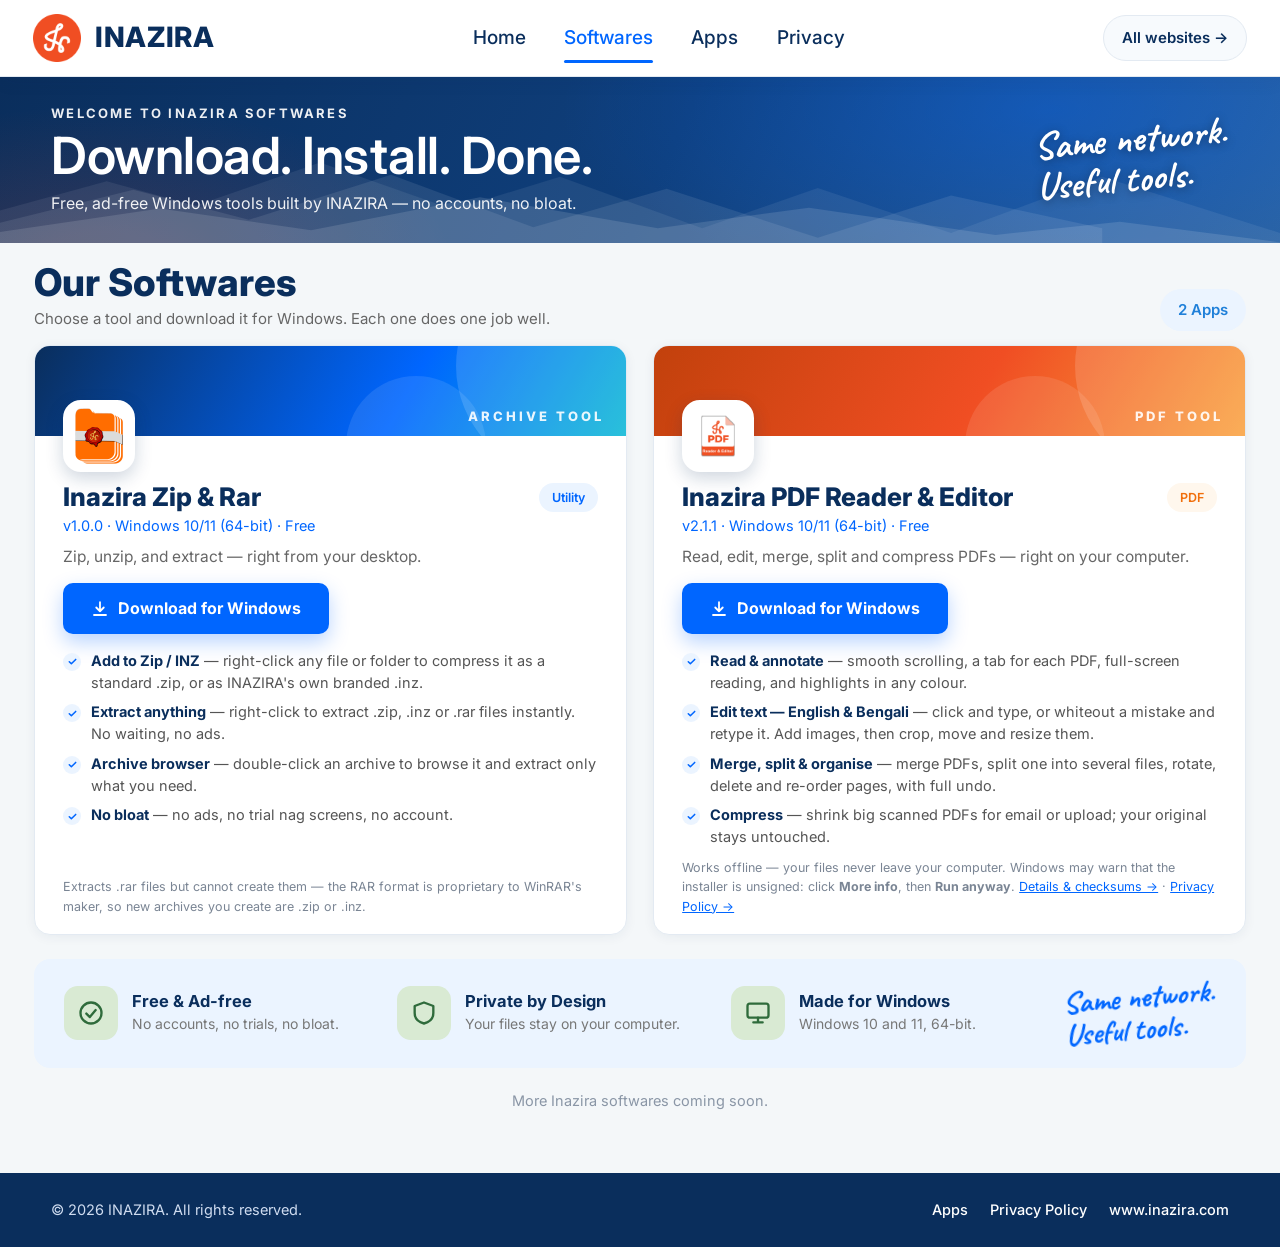
<file: index.html>
<!DOCTYPE html>
<html lang="en">
<head>
<meta charset="UTF-8">
<meta name="viewport" content="width=device-width, initial-scale=1.0">
<title>Inazira Softwares — Free Windows Tools by INAZIRA</title>
<meta name="description" content="Free, ad-free Windows softwares from INAZIRA: Inazira Zip &amp; Rar (archive tool with right-click integration) and Inazira PDF Reader &amp; Editor.">
<meta name="theme-color" content="#0a2e5c">
<link rel="icon" type="image/png" href="assets/favicon-64.png">
<link rel="preconnect" href="https://fonts.googleapis.com">
<link rel="preconnect" href="https://fonts.gstatic.com" crossorigin>
<link href="https://fonts.googleapis.com/css2?family=Inter:wght@400;500;600;700;800&family=Caveat:wght@700&display=swap" rel="stylesheet">
<style>
  :root { --navy:#0a2e5c; --blue:#0066ff; --blue-dark:#0052cc; --blue-soft:#ebf4ff; --bg:#f4f7f9; --text:#666666; --orange:#f04e23; --tile-green:#d9ead3; --green-ink:#2f6b3b; --line:#e3eaf2; }
  * { box-sizing: border-box; }
  html { scroll-behavior: smooth; }
  body { margin:0; background:var(--bg); color:var(--text); font-family:'Inter', system-ui, -apple-system, 'Segoe UI', Roboto, Arial, sans-serif; line-height:1.55; -webkit-font-smoothing:antialiased; }
  a { color: var(--blue); } img { max-width: 100%; }
  .topbar { position:sticky; top:0; z-index:50; background:#fff; box-shadow:0 1px 0 var(--line), 0 6px 18px rgba(10,46,92,0.05); }
  .topbar-in { max-width:1760px; margin:0 auto; padding:0 clamp(16px, 2.6vw, 48px); height:76px; display:flex; align-items:center; justify-content:space-between; gap:20px; }
  .brand { display:flex; align-items:center; gap:14px; text-decoration:none; }
  .brand img { width:48px; height:48px; display:block; }
  .brand span { font-weight:800; font-size:28px; letter-spacing:.6px; color:var(--navy); }
  .topnav { display:flex; gap:clamp(18px, 3vw, 42px); }
  .topnav a { position:relative; text-decoration:none; color:var(--navy); font-weight:500; font-size:19px; padding:6px 0; }
  .topnav a:hover, .topnav a.active { color: var(--blue); }
  .topnav a.active::after { content:""; position:absolute; left:0; right:0; bottom:-4px; height:3px; border-radius:3px; background:var(--blue); }
  .allsites { text-decoration:none; color:var(--navy); font-weight:600; font-size:15px; border:1px solid var(--line); background:#f7fafd; border-radius:999px; padding:10px 18px; transition:all .15s; white-space:nowrap; }
  .allsites:hover { color:#fff; background:var(--blue); border-color:var(--blue); }
  .hero { position:relative; overflow:hidden; color:#fff; background:linear-gradient(115deg, #0a2e5c 0%, #0f3f7c 52%, #2c63a1 100%); }
  .hero::before { content:""; position:absolute; inset:0; background:radial-gradient(700px 260px at 82% 20%, rgba(0,102,255,0.35), transparent 70%), radial-gradient(500px 220px at 8% 110%, rgba(240,78,35,0.18), transparent 70%); }
  .mtn { position:absolute; left:0; right:0; bottom:-1px; width:100%; height:62%; display:block; }
  .hero-in { position:relative; max-width:1760px; margin:0 auto; padding:clamp(16px, 3vh, 36px) clamp(16px, 4vw, 76px); display:flex; align-items:center; justify-content:space-between; gap:24px; }
  .eyebrow { font-weight:700; font-size:13px; letter-spacing:2.2px; text-transform:uppercase; opacity:.92; }
  .hero h1 { margin:6px 0 8px; font-weight:600; line-height:1.05; font-size:clamp(28px, min(4vw, 6.4vh), 54px); letter-spacing:-.5px; }
  .hero p { margin:0; max-width:640px; font-size:clamp(14px, 1.25vw, 18px); opacity:.92; }
  .script { font-family:'Caveat', 'Segoe Script', cursive; font-weight:700; font-size:clamp(26px, 3vw, 44px); line-height:1.05; transform:rotate(-5deg); text-align:left; text-shadow:0 2px 10px rgba(0,0,0,.35); white-space:nowrap; }
  footer { background:var(--navy); color:#cfdcf0; margin-top:10px; }
  .foot-in { max-width:1760px; margin:0 auto; padding:26px clamp(16px, 4vw, 76px); display:flex; align-items:center; justify-content:space-between; gap:16px; flex-wrap:wrap; font-size:14.5px; }
  footer a { color:#fff; text-decoration:none; font-weight:500; } footer a:hover { text-decoration:underline; }
  .foot-links { display:flex; gap:22px; flex-wrap:wrap; }

  main { max-width:1260px; margin:0 auto; padding:0 24px 36px; }
  @media (min-width:1500px) { main { max-width:1380px; } }
  .section-head { display:flex; align-items:flex-end; justify-content:space-between; gap:16px; margin:clamp(12px, 2.2vh, 24px) 0 clamp(8px, 1.6vh, 16px); }
  .section-head h2 { margin:0; color:var(--navy); font-weight:800; font-size:clamp(26px, 3.2vw, 38px); line-height:1.1; }
  .section-head p { margin:3px 0 0; font-size:15px; }
  .count { background:var(--blue-soft); color:#2080d9; font-weight:600; border-radius:999px; padding:9px 18px; font-size:15px; white-space:nowrap; }
  .apps { display:grid; grid-template-columns:repeat(2, minmax(0, 1fr)); gap:26px; align-items:stretch; }
  .card { display:flex; flex-direction:column; background:#fff; border-radius:16px; overflow:hidden; border:1px solid var(--line); box-shadow:0 2px 12px rgba(10,46,92,0.06); transition:transform .2s ease, box-shadow .2s ease; animation:rise .6s ease both; }
  .card:nth-child(2) { animation-delay:.12s; }
  .card:hover { transform:translateY(-4px); box-shadow:0 16px 38px rgba(10,46,92,0.14); }
  @keyframes rise { from { opacity:0; transform:translateY(16px); } to { opacity:1; transform:none; } }
  .banner { position:relative; height:clamp(72px, 10vh, 108px); overflow:hidden; }
  .banner::before, .banner::after { content:""; position:absolute; border-radius:50%; background:rgba(255,255,255,0.14); transition:transform .5s ease; }
  .banner::before { width:220px; height:220px; right:-50px; top:-90px; }
  .banner::after { width:140px; height:140px; right:140px; bottom:-80px; background:rgba(255,255,255,0.1); }
  .card:hover .banner::before { transform:scale(1.12); }
  .b-zip { background:linear-gradient(120deg, #0a2e5c 0%, #0066ff 62%, #06b6d4 100%); }
  .b-pdf { background:linear-gradient(120deg, #c2410c 0%, #f04e23 55%, #f9a03c 100%); }
  .banner .word { position:absolute; right:22px; bottom:10px; color:rgba(255,255,255,.9); font-weight:800; letter-spacing:3px; font-size:13px; text-transform:uppercase; }
  .card-body { padding:0 clamp(18px, 2.2vw, 30px) clamp(14px, 2vh, 22px); display:flex; flex-direction:column; flex:1; }
  .badge { width:72px; height:72px; margin-top:-36px; border-radius:18px; background:#fff; border:4px solid #fff; box-shadow:0 6px 18px rgba(10,46,92,0.2); display:flex; align-items:center; justify-content:center; overflow:hidden; position:relative; }
  .badge img { width:100%; height:100%; object-fit:contain; display:block; }
  .badge.pad img { width:82%; height:82%; }
  .title-row { display:flex; align-items:center; justify-content:space-between; gap:12px; margin-top:10px; }
  .card h3 { margin:0; color:var(--navy); font-weight:800; font-size:clamp(21px, 2vw, 26px); line-height:1.2; }
  .pill { font-size:12.5px; font-weight:600; border-radius:999px; padding:5px 13px; white-space:nowrap; }
  .pill.blue { background:var(--blue-soft); color:var(--blue); } .pill.orange { background:#fff7ed; color:#f16f0c; }
  .meta { color:var(--blue); font-size:14.5px; margin:2px 0 8px; }
  .desc { margin:0 0 14px; font-size:15.5px; }
  .btn { display:inline-flex; align-items:center; justify-content:center; gap:9px; align-self:flex-start; background:var(--blue); color:#fff !important; font-weight:700; font-size:16px; text-decoration:none; padding:13px 28px; border-radius:10px; box-shadow:0 8px 20px rgba(0,102,255,0.28); transition:background .15s, transform .12s, box-shadow .15s; }
  .btn:hover { background:var(--blue-dark); transform:translateY(-2px); box-shadow:0 12px 26px rgba(0,102,255,0.34); }
  .btn svg { width:18px; height:18px; }
  .points { list-style:none; padding:0; margin:16px 0 0; display:grid; gap:8px; }
  .points li { position:relative; padding-left:28px; font-size:14.5px; line-height:1.5; color:#555; }
  .points li::before { content:""; position:absolute; left:0; top:3px; width:18px; height:18px; border-radius:50%; background:var(--blue-soft) url("data:image/svg+xml,%3Csvg xmlns='http://www.w3.org/2000/svg' viewBox='0 0 24 24' fill='none' stroke='%230066ff' stroke-width='3.4' stroke-linecap='round' stroke-linejoin='round'%3E%3Cpath d='M5 12.5l4.5 4.5L19 7.5'/%3E%3C/svg%3E") center/11px no-repeat; }
  .points b { color:var(--navy); font-weight:700; }
  .note { margin:auto 0 0; padding-top:10px; font-size:12.5px; color:#7a8594; line-height:1.55; }
  .band { margin-top:24px; background:var(--blue-soft); border-radius:16px; padding:22px 30px; display:grid; grid-template-columns:repeat(3, 1fr) auto; gap:26px; align-items:center; }
  .feat { display:flex; align-items:center; gap:14px; }
  .tile { width:54px; height:54px; border-radius:14px; background:var(--tile-green); color:var(--green-ink); display:flex; align-items:center; justify-content:center; flex-shrink:0; }
  .tile svg { width:28px; height:28px; }
  .feat b { display:block; color:var(--navy); font-size:16.5px; font-weight:700; line-height:1.25; } .feat span { font-size:14px; color:#777; }
  .band .script { color:var(--blue); text-shadow:none; font-size:clamp(26px, 2.4vw, 36px); }
  .coming { text-align:center; margin-top:22px; color:#8a96a6; font-size:14.5px; }
  @media (min-width:901px) and (max-height:760px) {
    .topbar-in { height:64px; } .brand img { width:40px; height:40px; } .brand span { font-size:24px; } .topnav a { font-size:17px; }
    .banner { height:70px; } .badge { width:62px; height:62px; margin-top:-31px; border-radius:16px; }
    .section-head { margin:12px 0 10px; } .section-head h2 { font-size:26px; } .section-head p { font-size:14.5px; margin-top:2px; } .count { padding:7px 15px; font-size:14px; }
    .title-row { margin-top:6px; } .card h3 { font-size:21px; } .meta { margin-bottom:4px; font-size:13.5px; } .desc { font-size:14.5px; margin-bottom:10px; }
    .btn { padding:10px 24px; font-size:15px; } .points { margin-top:12px; gap:6px; } .points li { font-size:13.5px; }
  }
  /* On small screens the nav drops to its own row instead of disappearing, so Apps/Privacy stay reachable */
  @media (max-width:900px) { .apps { grid-template-columns:1fr; } .topbar-in { height:auto; flex-wrap:wrap; padding-top:10px; padding-bottom:10px; } .topnav { order:3; width:100%; gap:22px; overflow-x:auto; } .topnav a { font-size:16px; } .topnav a.active::after { bottom:-2px; } .hero-in { flex-direction:column; align-items:flex-start; } .band { grid-template-columns:1fr; } }
  @media (max-width:560px) { .brand span { font-size:22px; } .allsites { padding:8px 12px; font-size:13.5px; } .title-row { flex-direction:column; align-items:flex-start; gap:6px; } }
  @media (prefers-reduced-motion:reduce) { .card { animation:none; } * { transition:none !important; } }
</style>
</head>
<body>

<header class="topbar">
  <div class="topbar-in">
    <a class="brand" href="https://www.inazira.com/" aria-label="INAZIRA home"><img src="assets/inazira-logo.png" alt=""><span>INAZIRA</span></a>
    <nav class="topnav" aria-label="Main">
      <a href="https://www.inazira.com/">Home</a>
      <a class="active" href="./">Softwares</a>
      <a href="apps.html">Apps</a>
      <a href="privacy.html">Privacy</a>
      <!-- add About / Contact links here when you want them -->
    </nav>
    <a class="allsites" href="https://www.inazira.com/">All websites →</a>
  </div>
</header>


<section class="hero">
  <svg class="mtn" viewBox="0 0 1440 220" preserveAspectRatio="none" aria-hidden="true">
      <path d="M0 220V150l120-62 100 52 140-92 150 100 120-70 160 110 130-86 150 96 170-120 200 120V220z" fill="rgba(255,255,255,0.07)"/>
      <path d="M0 220V176l150-70 130 64 160-96 160 112 150-82 170 104 150-90 170 70V220z" fill="rgba(255,255,255,0.09)"/>
      <path d="M0 220v-24l180-50 170 46 190-70 200 66 170-44 210 58 140-28 180 44V220z" fill="rgba(255,255,255,0.12)"/>
    </svg>
  <div class="hero-in">
    <div>
      <div class="eyebrow">Welcome to Inazira Softwares</div>
      <h1>Download. Install. Done.</h1>
      <p>Free, ad-free Windows tools built by INAZIRA — no accounts, no bloat.</p>
    </div>
    <div class="script">Same network.<br>Useful tools.</div>
  </div>
</section>

<main>
  <div class="section-head">
    <div><h2>Our Softwares</h2><p>Choose a tool and download it for Windows. Each one does one job well.</p></div>
    <span class="count">2 Apps</span>
  </div>

  <div class="apps">
    <article class="card" id="zip-rar">
      <div class="banner b-zip"><span class="word">Archive tool</span></div>
      <div class="card-body">
        <div class="badge"><img src="assets/inazira-zip-rar-logo.png" alt="Inazira Zip &amp; Rar logo"></div>
        <div class="title-row"><h3>Inazira Zip &amp; Rar</h3><span class="pill blue">Utility</span></div>
        <div class="meta">v1.0.0 · Windows 10/11 (64-bit) · Free</div>
        <p class="desc">Zip, unzip, and extract — right from your desktop.</p>
        <a class="btn" href="https://github.com/imarnhridoy8595/inazira-softwares/releases/download/v1.0.0/Inazira-Zip-Rar-Setup-1.0.0.exe" download><svg viewBox="0 0 24 24" fill="none" stroke="currentColor" stroke-width="2.4" stroke-linecap="round" stroke-linejoin="round"><path d="M12 3v12m0 0l-5-5m5 5l5-5M4 20h16"/></svg>Download for Windows</a>
        <ul class="points">
          <li><b>Add to Zip / INZ</b> — right-click any file or folder to compress it as a standard .zip, or as INAZIRA's own branded .inz.</li>
          <li><b>Extract anything</b> — right-click to extract .zip, .inz or .rar files instantly. No waiting, no ads.</li>
          <li><b>Archive browser</b> — double-click an archive to browse it and extract only what you need.</li>
          <li><b>No bloat</b> — no ads, no trial nag screens, no account.</li>
        </ul>
        <p class="note">Extracts .rar files but cannot create them — the RAR format is proprietary to WinRAR's maker, so new archives you create are .zip or .inz.</p>
      </div>
    </article>

    <article class="card" id="pdf-reader-editor">
      <div class="banner b-pdf"><span class="word">PDF tool</span></div>
      <div class="card-body">
        <div class="badge pad"><img src="assets/inazira-pdf-reader-editor-logo.png" alt="Inazira PDF Reader &amp; Editor icon"></div>
        <div class="title-row"><h3>Inazira PDF Reader &amp; Editor</h3><span class="pill orange">PDF</span></div>
        <div class="meta">v2.1.1 · Windows 10/11 (64-bit) · Free</div>
        <p class="desc">Read, edit, merge, split and compress PDFs — right on your computer.</p>
        <a class="btn" href="https://github.com/imarnhridoy8595/inazira-softwares/releases/download/pdf-v2.1.1/Inazira-PDF-Reader-Editor-Setup-2.1.1.exe" download><svg viewBox="0 0 24 24" fill="none" stroke="currentColor" stroke-width="2.4" stroke-linecap="round" stroke-linejoin="round"><path d="M12 3v12m0 0l-5-5m5 5l5-5M4 20h16"/></svg>Download for Windows</a>
        <ul class="points">
          <li><b>Read &amp; annotate</b> — smooth scrolling, a tab for each PDF, full-screen reading, and highlights in any colour.</li>
          <li><b>Edit text — English &amp; Bengali</b> — click and type, or whiteout a mistake and retype it. Add images, then crop, move and resize them.</li>
          <li><b>Merge, split &amp; organise</b> — merge PDFs, split one into several files, rotate, delete and re-order pages, with full undo.</li>
          <li><b>Compress</b> — shrink big scanned PDFs for email or upload; your original stays untouched.</li>
        </ul>
        <p class="note">Works offline — your files never leave your computer. Windows may warn that the installer is unsigned: click <b>More info</b>, then <b>Run anyway</b>. <a href="pdf-reader-editor.html">Details &amp; checksums →</a> · <a href="privacy-pdf-reader-editor.html">Privacy Policy →</a></p>
      </div>
    </article>
  </div>

  <div class="band">
    <div class="feat"><div class="tile"><svg viewBox="0 0 24 24" fill="none" stroke="currentColor" stroke-width="2" stroke-linecap="round" stroke-linejoin="round"><circle cx="12" cy="12" r="9"/><path d="M8 12.5l3 3 5-6"/></svg></div><div><b>Free &amp; Ad-free</b><span>No accounts, no trials, no bloat.</span></div></div>
    <div class="feat"><div class="tile"><svg viewBox="0 0 24 24" fill="none" stroke="currentColor" stroke-width="2" stroke-linecap="round" stroke-linejoin="round"><path d="M12 3l8 3v6c0 4.5-3.2 7.8-8 9-4.8-1.2-8-4.5-8-9V6z"/></svg></div><div><b>Private by Design</b><span>Your files stay on your computer.</span></div></div>
    <div class="feat"><div class="tile"><svg viewBox="0 0 24 24" fill="none" stroke="currentColor" stroke-width="2" stroke-linecap="round" stroke-linejoin="round"><rect x="3" y="4" width="18" height="12" rx="2"/><path d="M8 20h8M12 16v4"/></svg></div><div><b>Made for Windows</b><span>Windows 10 and 11, 64-bit.</span></div></div>
    <div class="script">Same network.<br>Useful tools.</div>
  </div>
  <p class="coming">More Inazira softwares coming soon.</p>
</main>


<footer>
  <div class="foot-in">
    <span id="year-line">&copy; INAZIRA. All rights reserved.</span>
    <span class="foot-links"><a href="apps.html">Apps</a><a href="privacy.html">Privacy Policy</a><a href="https://www.inazira.com/">www.inazira.com</a></span>
    <!-- add About / Contact / Terms / social links here -->
  </div>
</footer>
<script>document.getElementById('year-line').textContent = '\u00A9 ' + new Date().getFullYear() + ' INAZIRA. All rights reserved.';</script>

</body>
</html>
</file>
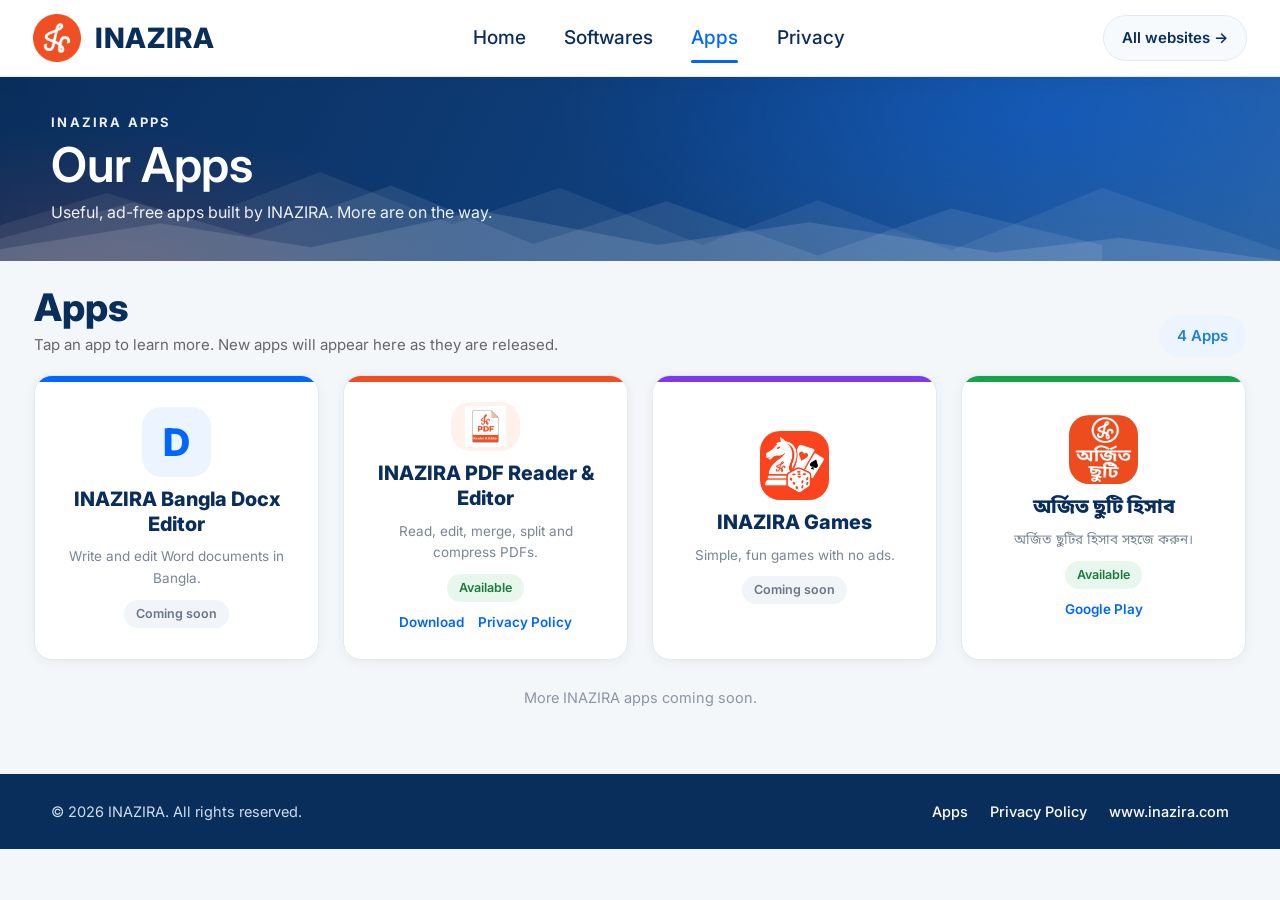
<file: apps.html>
<!DOCTYPE html>
<html lang="en">
<head>
<meta charset="UTF-8">
<meta name="viewport" content="width=device-width, initial-scale=1.0">
<title>Apps — INAZIRA</title>
<meta name="description" content="INAZIRA apps: Bangla Docx Editor, PDF Reader &amp; Editor, Games and Earned Leave Calculator.">
<meta name="theme-color" content="#0a2e5c">
<link rel="icon" type="image/png" href="assets/favicon-64.png">
<link rel="preconnect" href="https://fonts.googleapis.com">
<link rel="preconnect" href="https://fonts.gstatic.com" crossorigin>
<link href="https://fonts.googleapis.com/css2?family=Inter:wght@400;500;600;700;800&family=Noto+Sans+Bengali:wght@500;700&display=swap" rel="stylesheet">
<link rel="stylesheet" href="site.css">
</head>
<body>

<header class="topbar">
  <div class="topbar-in">
    <a class="brand" href="https://www.inazira.com/" aria-label="INAZIRA home"><img src="assets/inazira-logo.png" alt=""><span>INAZIRA</span></a>
    <nav class="topnav" aria-label="Main">
      <a href="https://www.inazira.com/">Home</a>
      <a href="./">Softwares</a>
      <a class="active" href="apps.html">Apps</a>
      <a href="privacy.html">Privacy</a>
    </nav>
    <a class="allsites" href="https://www.inazira.com/">All websites →</a>
  </div>
</header>

<section class="hero">
  <svg class="mtn" viewBox="0 0 1440 220" preserveAspectRatio="none" aria-hidden="true">
    <path d="M0 220V150l120-62 100 52 140-92 150 100 120-70 160 110 130-86 150 96 170-120 200 120V220z" fill="rgba(255,255,255,0.07)"/>
    <path d="M0 220V176l150-70 130 64 160-96 160 112 150-82 170 104 150-90 170 70V220z" fill="rgba(255,255,255,0.09)"/>
    <path d="M0 220v-24l180-50 170 46 190-70 200 66 170-44 210 58 140-28 180 44V220z" fill="rgba(255,255,255,0.12)"/>
  </svg>
  <div class="hero-in">
    <div class="eyebrow">INAZIRA Apps</div>
    <h1>Our Apps</h1>
    <p>Useful, ad-free apps built by INAZIRA. More are on the way.</p>
  </div>
</section>

<main>
  <div class="section-head">
    <div><h2>Apps</h2><p>Tap an app to learn more. New apps will appear here as they are released.</p></div>
    <span class="count">4 Apps</span>
  </div>

  <div class="app-grid">

    <!-- 1. Bangla Docx Editor (placeholder) -->
    <article class="app-box accent-blue" id="bangla-docx-editor">
      <div class="app-icon">D</div>
      <h3>INAZIRA Bangla Docx Editor</h3>
      <p class="sub">Write and edit Word documents in Bangla.</p>
      <span class="status">Coming soon</span>
      <!-- When ready: <div class="app-links"><a href="#">Get the app</a><a href="privacy-bangla-docx-editor.html">Privacy Policy</a></div> -->
    </article>

    <!-- 2. PDF Reader & Editor (live) -->
    <article class="app-box accent-orange" id="pdf-reader-editor">
      <div class="app-icon"><img src="assets/inazira-pdf-reader-editor-logo.png" alt="INAZIRA PDF Reader &amp; Editor icon"></div>
      <h3>INAZIRA PDF Reader &amp; Editor</h3>
      <p class="sub">Read, edit, merge, split and compress PDFs.</p>
      <span class="status live">Available</span>
      <div class="app-links">
        <a href="./#pdf-reader-editor">Download</a>
        <a href="privacy-pdf-reader-editor.html">Privacy Policy</a>
      </div>
    </article>

    <!-- 3. Games (placeholder) -->
    <article class="app-box accent-purple" id="games">
      <div class="app-icon full"><img src="assets/inazira-games-logo.png" alt="INAZIRA Games icon"></div>
      <h3>INAZIRA Games</h3>
      <p class="sub">Simple, fun games with no ads.</p>
      <span class="status">Coming soon</span>
      <!-- When ready: <div class="app-links"><a href="#">Get the app</a><a href="privacy-games.html">Privacy Policy</a></div> -->
    </article>

    <!-- 4. Earned leave calculator (placeholder) -->
    <article class="app-box accent-green" id="earned-leave">
      <div class="app-icon full"><img src="assets/inazira-leave-calculator-logo.png" alt="অর্জিত ছুটি হিসাব icon"></div>
      <h3>অর্জিত ছুটি হিসাব</h3>
      <p class="sub">অর্জিত ছুটির হিসাব সহজে করুন।</p>
      <span class="status live">Available</span>
      <div class="app-links">
        <a href="https://play.google.com/store/apps/details?id=com.inazira.leavecalculator" target="_blank" rel="noopener">Google Play</a>
        <!-- add once the policy page exists: <a href="privacy-earned-leave.html">Privacy Policy</a> -->
      </div>
    </article>

  </div>
  <p class="coming">More INAZIRA apps coming soon.</p>
</main>

<footer>
  <div class="foot-in">
    <span id="year-line">&copy; INAZIRA. All rights reserved.</span>
    <span class="foot-links"><a href="apps.html">Apps</a><a href="privacy.html">Privacy Policy</a><a href="https://www.inazira.com/">www.inazira.com</a></span>
  </div>
</footer>
<script>document.getElementById('year-line').textContent = '\u00A9 ' + new Date().getFullYear() + ' INAZIRA. All rights reserved.';</script>
</body>
</html>
</file>
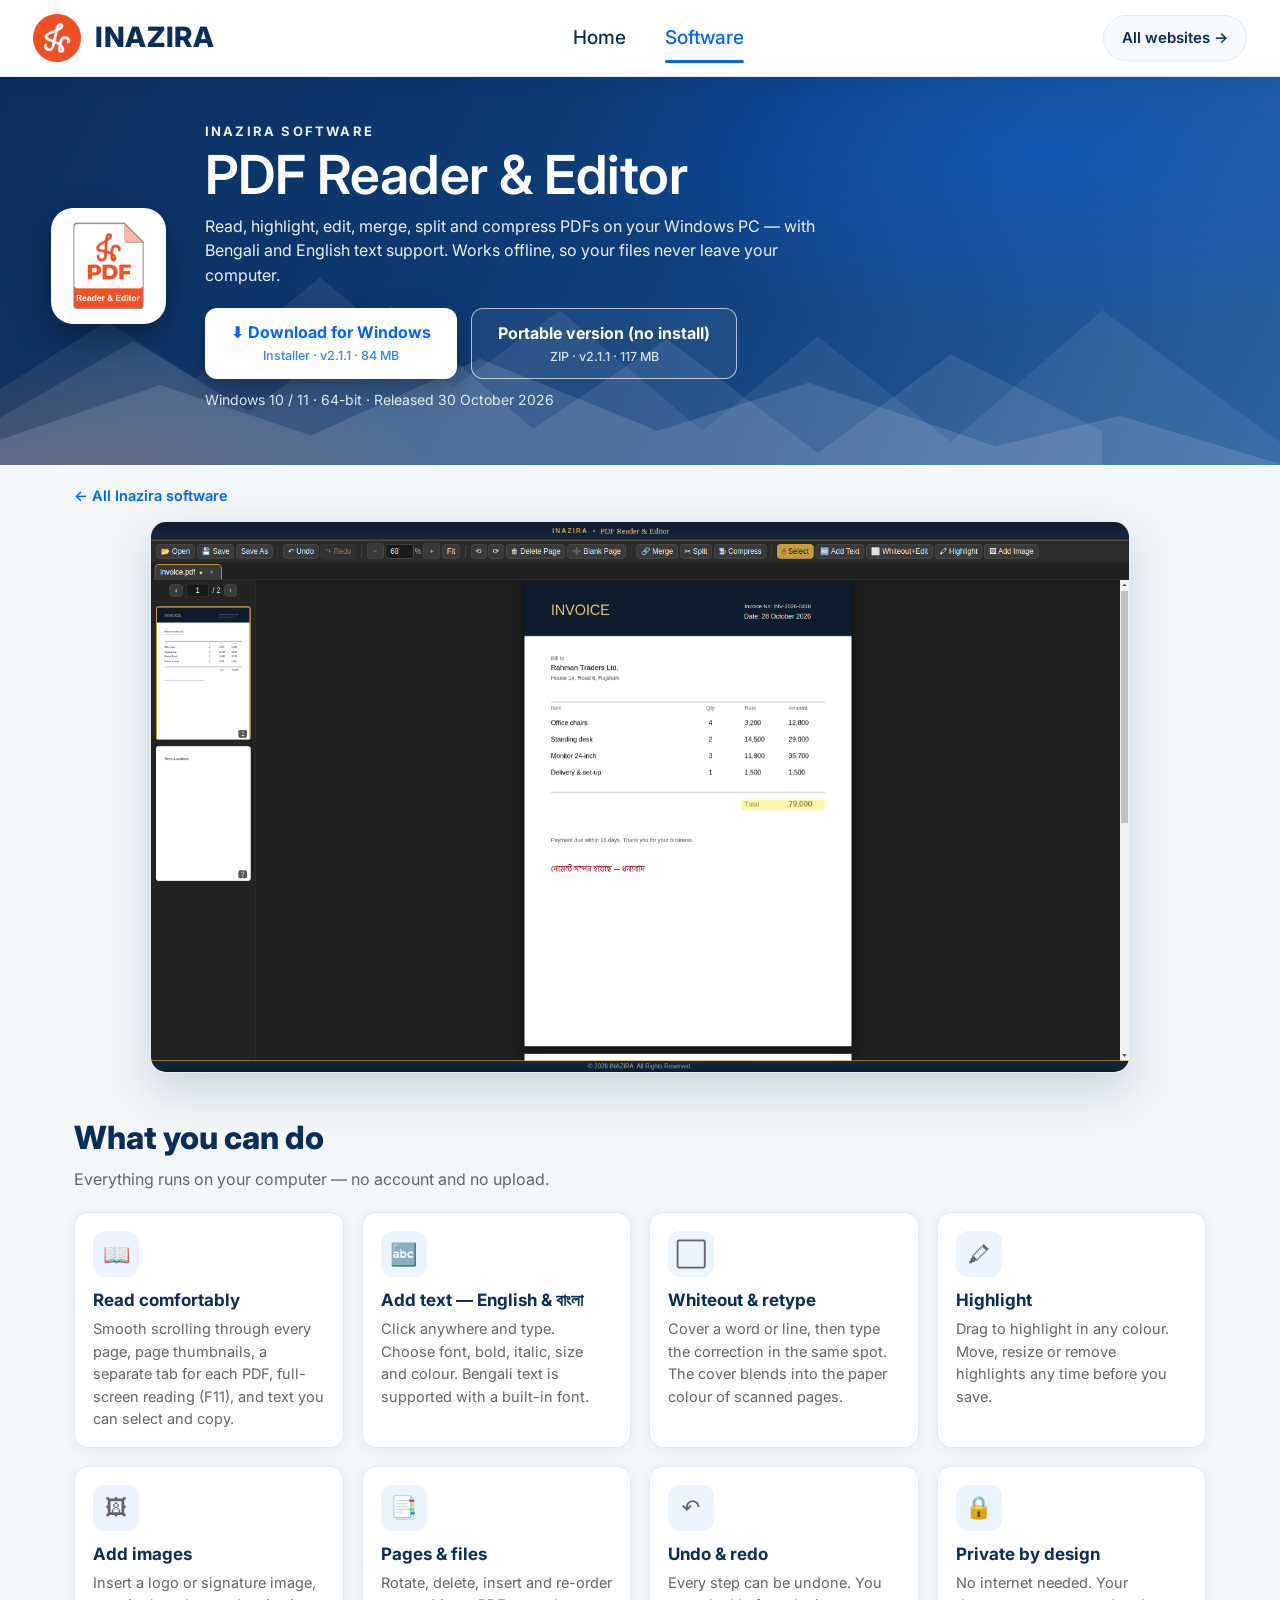
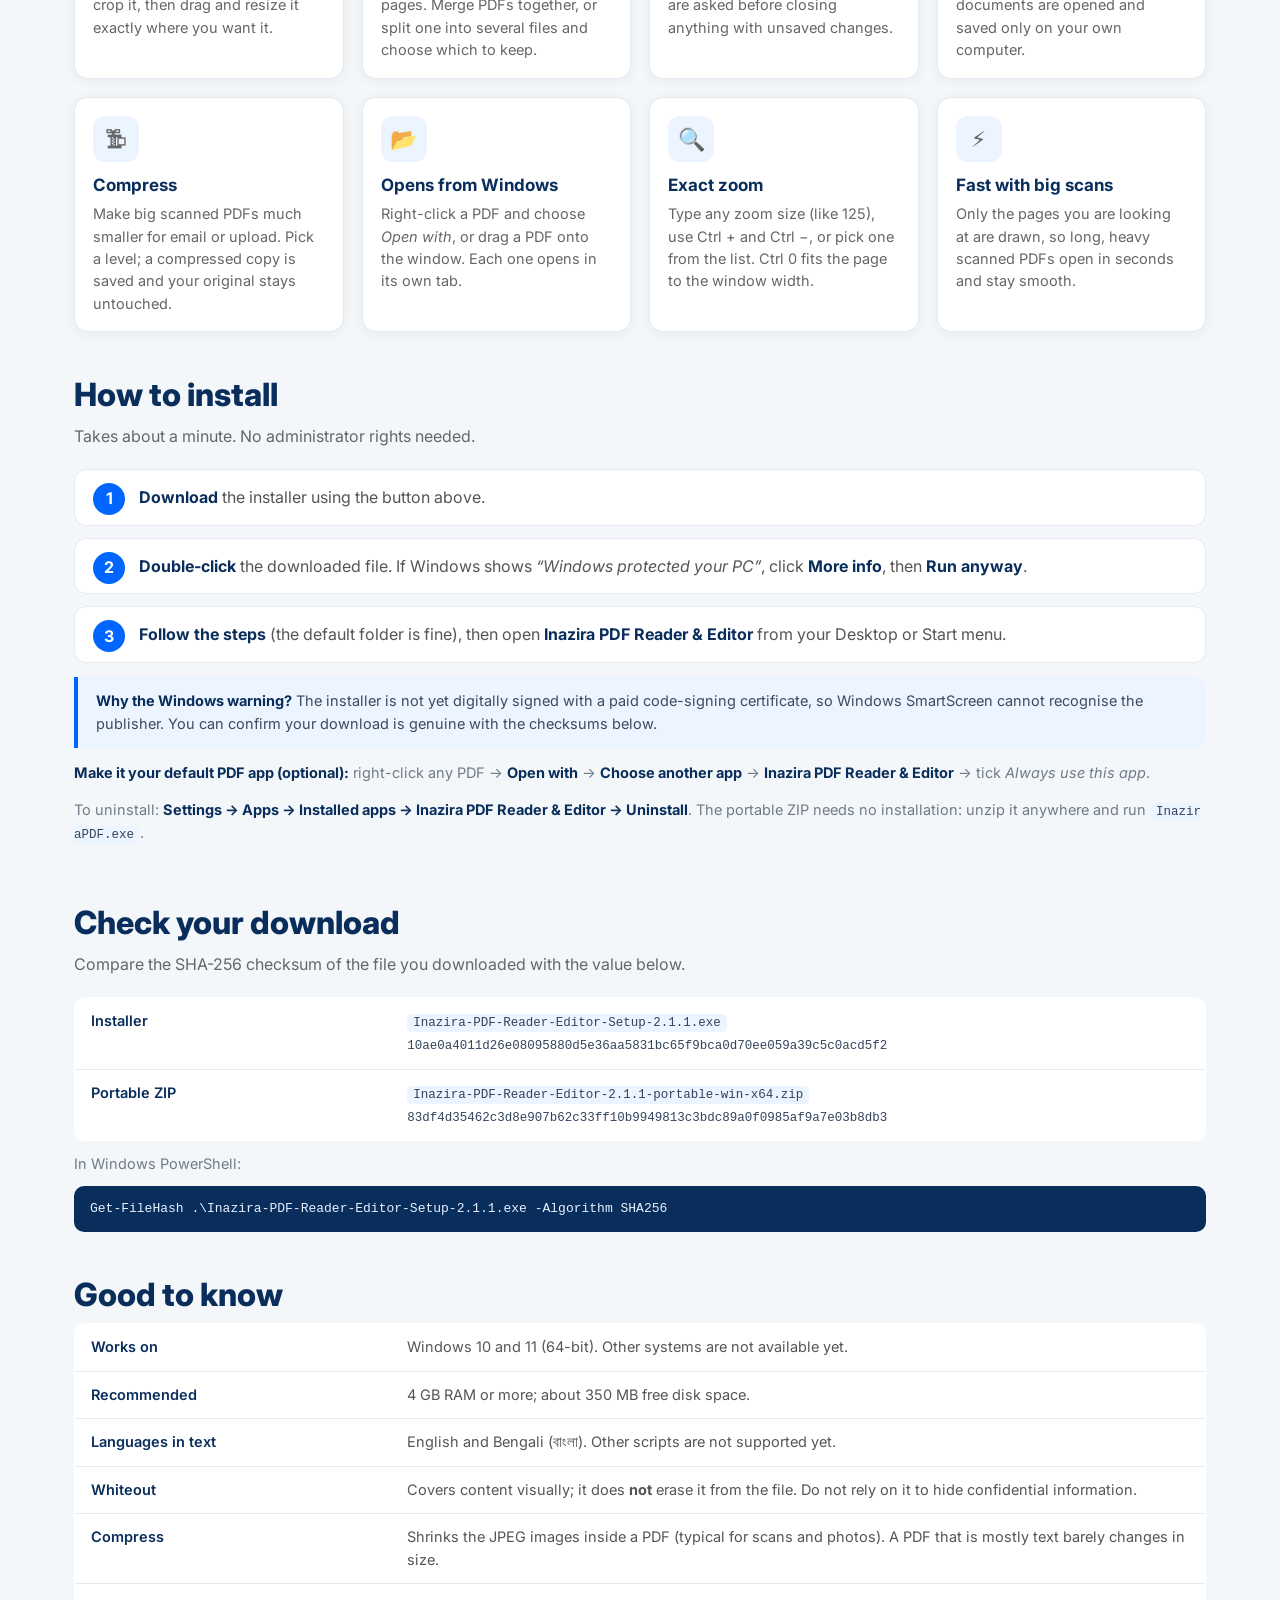
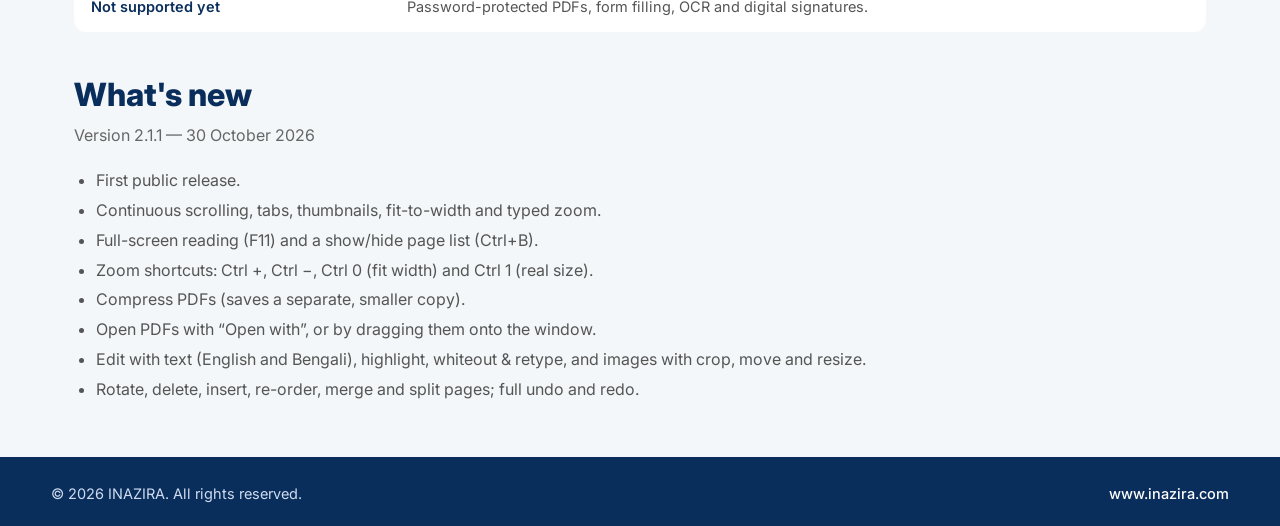
<file: pdf-reader-editor.html>
<!DOCTYPE html>
<html lang="en">
<head>
<meta charset="UTF-8">
<meta name="viewport" content="width=device-width, initial-scale=1.0">
<title>Inazira PDF Reader &amp; Editor — Download for Windows</title>
<meta name="description" content="Inazira PDF Reader & Editor: read, highlight, edit, merge, split and compress PDFs on your Windows PC. Supports Bengali and English text. Works offline — your files never leave your computer.">
<meta name="theme-color" content="#0a2e5c">
<link rel="icon" type="image/png" href="assets/pdf-reader-editor-favicon.png">
<link rel="preconnect" href="https://fonts.googleapis.com">
<link rel="preconnect" href="https://fonts.gstatic.com" crossorigin>
<link href="https://fonts.googleapis.com/css2?family=Inter:wght@400;500;600;700;800&family=Caveat:wght@700&display=swap" rel="stylesheet">
<style>
  :root { --navy:#0a2e5c; --blue:#0066ff; --blue-dark:#0052cc; --blue-soft:#ebf4ff; --bg:#f4f7f9; --text:#666666; --orange:#f04e23; --tile-green:#d9ead3; --green-ink:#2f6b3b; --line:#e3eaf2; }
  * { box-sizing: border-box; }
  html { scroll-behavior: smooth; }
  body { margin:0; background:var(--bg); color:var(--text); font-family:'Inter', system-ui, -apple-system, 'Segoe UI', Roboto, Arial, sans-serif; line-height:1.55; -webkit-font-smoothing:antialiased; }
  a { color: var(--blue); } img { max-width: 100%; }
  .topbar { position:sticky; top:0; z-index:50; background:#fff; box-shadow:0 1px 0 var(--line), 0 6px 18px rgba(10,46,92,0.05); }
  .topbar-in { max-width:1760px; margin:0 auto; padding:0 clamp(16px, 2.6vw, 48px); height:76px; display:flex; align-items:center; justify-content:space-between; gap:20px; }
  .brand { display:flex; align-items:center; gap:14px; text-decoration:none; }
  .brand img { width:48px; height:48px; display:block; }
  .brand span { font-weight:800; font-size:28px; letter-spacing:.6px; color:var(--navy); }
  .topnav { display:flex; gap:clamp(18px, 3vw, 42px); }
  .topnav a { position:relative; text-decoration:none; color:var(--navy); font-weight:500; font-size:19px; padding:6px 0; }
  .topnav a:hover, .topnav a.active { color: var(--blue); }
  .topnav a.active::after { content:""; position:absolute; left:0; right:0; bottom:-4px; height:3px; border-radius:3px; background:var(--blue); }
  .allsites { text-decoration:none; color:var(--navy); font-weight:600; font-size:15px; border:1px solid var(--line); background:#f7fafd; border-radius:999px; padding:10px 18px; transition:all .15s; white-space:nowrap; }
  .allsites:hover { color:#fff; background:var(--blue); border-color:var(--blue); }
  .hero { position:relative; overflow:hidden; color:#fff; background:linear-gradient(115deg, #0a2e5c 0%, #0f3f7c 52%, #2c63a1 100%); }
  .hero::before { content:""; position:absolute; inset:0; background:radial-gradient(700px 260px at 82% 20%, rgba(0,102,255,0.35), transparent 70%), radial-gradient(500px 220px at 8% 110%, rgba(240,78,35,0.18), transparent 70%); }
  .mtn { position:absolute; left:0; right:0; bottom:-1px; width:100%; height:62%; display:block; }
  .hero-in { position:relative; max-width:1760px; margin:0 auto; padding:clamp(16px, 3vh, 36px) clamp(16px, 4vw, 76px); display:flex; align-items:center; justify-content:space-between; gap:24px; }
  .eyebrow { font-weight:700; font-size:13px; letter-spacing:2.2px; text-transform:uppercase; opacity:.92; }
  .hero h1 { margin:6px 0 8px; font-weight:600; line-height:1.05; font-size:clamp(28px, min(4vw, 6.4vh), 54px); letter-spacing:-.5px; }
  .hero p { margin:0; max-width:640px; font-size:clamp(14px, 1.25vw, 18px); opacity:.92; }
  .script { font-family:'Caveat', 'Segoe Script', cursive; font-weight:700; font-size:clamp(26px, 3vw, 44px); line-height:1.05; transform:rotate(-5deg); text-align:left; text-shadow:0 2px 10px rgba(0,0,0,.35); white-space:nowrap; }
  footer { background:var(--navy); color:#cfdcf0; margin-top:10px; }
  .foot-in { max-width:1760px; margin:0 auto; padding:26px clamp(16px, 4vw, 76px); display:flex; align-items:center; justify-content:space-between; gap:16px; flex-wrap:wrap; font-size:14.5px; }
  footer a { color:#fff; text-decoration:none; font-weight:500; } footer a:hover { text-decoration:underline; }

  main { max-width:1180px; margin:0 auto; padding:0 24px 36px; }
  .dhero-in { gap:clamp(18px, 3vw, 44px); padding-top:clamp(22px, 5vh, 56px); padding-bottom:clamp(26px, 6vh, 64px); justify-content:flex-start; }
  .dicon { width:clamp(84px, 9vw, 130px); height:auto; flex-shrink:0; background:#fff; border-radius:22px; padding:12px; box-shadow:0 14px 34px rgba(0,0,0,.35); }
  .dhero h1 { font-size:clamp(30px, 4.2vw, 56px); margin:6px 0 10px; }
  .lead { margin:0; max-width:700px; font-size:clamp(15px, 1.4vw, 19px); opacity:.94; }
  .cta { display:flex; flex-wrap:wrap; gap:14px; margin:20px 0 10px; }
  .hbtn { display:inline-flex; flex-direction:column; align-items:center; gap:1px; text-decoration:none; border-radius:12px; padding:12px 26px; font-weight:700; font-size:16px; min-width:250px; transition:transform .12s, box-shadow .15s, background .15s; }
  .hbtn small { font-weight:500; font-size:12.5px; opacity:.8; }
  .hbtn.primary { background:#fff; color:var(--blue) !important; box-shadow:0 10px 26px rgba(0,0,0,.28); }
  .hbtn.ghost { color:#fff !important; border:1.5px solid rgba(255,255,255,.65); background:rgba(255,255,255,.06); }
  .hbtn:hover { transform:translateY(-2px); } .hbtn.ghost:hover { background:rgba(255,255,255,.16); }
  .dmeta { font-size:14px; opacity:.85; }
  .crumb { margin:20px 0 6px; font-size:14.5px; } .crumb a { text-decoration:none; font-weight:600; } .crumb a:hover { text-decoration:underline; }
  .shot { margin:14px auto 6px; max-width:980px; border-radius:16px; overflow:hidden; border:1px solid var(--line); box-shadow:0 18px 46px rgba(10,46,92,.18); background:#fff; }
  .shot img { display:block; width:100%; height:auto; }
  .sec { padding:34px 0 4px; }
  .sec h2 { margin:0 0 4px; color:var(--navy); font-weight:800; font-size:clamp(24px, 2.6vw, 32px); }
  .sub { margin:0 0 20px; font-size:16px; }
  .grid { display:grid; grid-template-columns:repeat(auto-fit, minmax(235px, 1fr)); gap:18px; }
  .fcard { background:#fff; border:1px solid var(--line); border-radius:14px; padding:18px 18px 16px; box-shadow:0 2px 12px rgba(10,46,92,.06); transition:transform .18s, box-shadow .18s; }
  .fcard:hover { transform:translateY(-3px); box-shadow:0 14px 32px rgba(10,46,92,.13); }
  .fcard .ic { width:46px; height:46px; border-radius:12px; background:var(--blue-soft); display:flex; align-items:center; justify-content:center; font-size:22px; margin-bottom:10px; }
  .fcard h3 { margin:0 0 5px; color:var(--navy); font-size:17px; font-weight:700; } .fcard p { margin:0; font-size:14.5px; color:#666; }
  ol.steps { counter-reset:s; list-style:none; padding:0; margin:0; display:grid; gap:12px; }
  ol.steps li { counter-increment:s; position:relative; padding:15px 18px 15px 64px; background:#fff; border:1px solid var(--line); border-radius:12px; color:#555; }
  ol.steps li::before { content:counter(s); position:absolute; left:18px; top:13px; width:32px; height:32px; border-radius:50%; background:var(--blue); color:#fff; font-weight:700; display:flex; align-items:center; justify-content:center; }
  ol.steps b { color:var(--navy); }
  .callout { margin-top:14px; background:var(--blue-soft); border-left:4px solid var(--blue); border-radius:0 12px 12px 0; padding:13px 18px; font-size:14.5px; color:#3d4b5f; } .callout b { color:var(--navy); }
  .muted { color:#6f7b8a; font-size:14.5px; } .muted b { color:var(--navy); }
  table { width:100%; border-collapse:collapse; background:#fff; border:1px solid var(--line); border-radius:12px; overflow:hidden; font-size:14.5px; }
  td { padding:12px 16px; border-bottom:1px solid var(--line); vertical-align:top; color:#555; } tr:last-child td { border-bottom:0; }
  td:first-child { width:28%; color:var(--navy); font-weight:600; }
  code, .hash { font-family:Consolas, 'SFMono-Regular', Menlo, monospace; font-size:12.5px; word-break:break-all; color:#33445c; }
  code { background:var(--blue-soft); padding:2px 6px; border-radius:5px; }
  pre { background:var(--navy); color:#e8f0ff; border-radius:10px; padding:13px 16px; overflow:auto; margin:10px 0 0; font-family:Consolas, Menlo, monospace; font-size:13px; }
  ul.tight { margin:0; padding-left:22px; color:#555; } ul.tight li { margin:5px 0; }
  @media (max-width:900px) { .topnav { display:none; } .dhero-in { flex-direction:column; align-items:flex-start; } td:first-child { width:34%; } }
  @media (prefers-reduced-motion:reduce) { * { transition:none !important; } }
</style>
</head>
<body>

<header class="topbar">
  <div class="topbar-in">
    <a class="brand" href="https://www.inazira.com/" aria-label="INAZIRA home"><img src="assets/inazira-logo.png" alt=""><span>INAZIRA</span></a>
    <nav class="topnav" aria-label="Main">
      <a href="https://www.inazira.com/">Home</a>
      <a class="active" href="./">Software</a>
      <!-- add About / Contact links here when you want them -->
    </nav>
    <a class="allsites" href="https://www.inazira.com/">All websites →</a>
  </div>
</header>

<section class="hero dhero">
  <svg class="mtn" viewBox="0 0 1440 220" preserveAspectRatio="none" aria-hidden="true">
      <path d="M0 220V150l120-62 100 52 140-92 150 100 120-70 160 110 130-86 150 96 170-120 200 120V220z" fill="rgba(255,255,255,0.07)"/>
      <path d="M0 220V176l150-70 130 64 160-96 160 112 150-82 170 104 150-90 170 70V220z" fill="rgba(255,255,255,0.09)"/>
      <path d="M0 220v-24l180-50 170 46 190-70 200 66 170-44 210 58 140-28 180 44V220z" fill="rgba(255,255,255,0.12)"/>
    </svg>
  <div class="hero-in dhero-in">
    <img class="dicon" src="assets/pdf-reader-editor-icon.png" alt="Inazira PDF Reader &amp; Editor icon">
    <div>
      <div class="eyebrow">Inazira Software</div>
      <h1>PDF Reader &amp; Editor</h1>
      <p class="lead">Read, highlight, edit, merge, split and compress PDFs on your Windows PC — with Bengali and English text support. Works offline, so your files never leave your computer.</p>
      <div class="cta">
        <a class="hbtn primary" href="https://github.com/imarnhridoy8595/inazira-softwares/releases/download/pdf-v2.1.1/Inazira-PDF-Reader-Editor-Setup-2.1.1.exe" download>⬇ Download for Windows<small>Installer · v2.1.1 · 84 MB</small></a>
        <a class="hbtn ghost" href="https://github.com/imarnhridoy8595/inazira-softwares/releases/download/pdf-v2.1.1/Inazira-PDF-Reader-Editor-2.1.1-portable-win-x64.zip" download>Portable version (no install)<small>ZIP · v2.1.1 · 117 MB</small></a>
      </div>
      <div class="dmeta">Windows 10 / 11 · 64-bit · Released 30 October 2026</div>
    </div>
  </div>
</section>

<main>
  <div class="crumb"><a href="./">← All Inazira software</a></div>
  <div class="shot"><img src="assets/pdf-reader-editor-screenshot.png" alt="Inazira PDF Reader &amp; Editor showing an invoice with a highlight, an edited date and Bengali text"></div>

  <section class="sec" id="features">
    <h2>What you can do</h2>
    <p class="sub">Everything runs on your computer — no account and no upload.</p>
    <div class="grid">
      <div class="fcard"><div class="ic">📖</div><h3>Read comfortably</h3><p>Smooth scrolling through every page, page thumbnails, a separate tab for each PDF, full-screen reading (F11), and text you can select and copy.</p></div>
      <div class="fcard"><div class="ic">🔤</div><h3>Add text — English &amp; বাংলা</h3><p>Click anywhere and type. Choose font, bold, italic, size and colour. Bengali text is supported with a built-in font.</p></div>
      <div class="fcard"><div class="ic">⬜</div><h3>Whiteout &amp; retype</h3><p>Cover a word or line, then type the correction in the same spot. The cover blends into the paper colour of scanned pages.</p></div>
      <div class="fcard"><div class="ic">🖍</div><h3>Highlight</h3><p>Drag to highlight in any colour. Move, resize or remove highlights any time before you save.</p></div>
      <div class="fcard"><div class="ic">🖼</div><h3>Add images</h3><p>Insert a logo or signature image, crop it, then drag and resize it exactly where you want it.</p></div>
      <div class="fcard"><div class="ic">📑</div><h3>Pages &amp; files</h3><p>Rotate, delete, insert and re-order pages. Merge PDFs together, or split one into several files and choose which to keep.</p></div>
      <div class="fcard"><div class="ic">↶</div><h3>Undo &amp; redo</h3><p>Every step can be undone. You are asked before closing anything with unsaved changes.</p></div>
      <div class="fcard"><div class="ic">🔒</div><h3>Private by design</h3><p>No internet needed. Your documents are opened and saved only on your own computer.</p></div>
      <div class="fcard"><div class="ic">🗜</div><h3>Compress</h3><p>Make big scanned PDFs much smaller for email or upload. Pick a level; a compressed copy is saved and your original stays untouched.</p></div>
      <div class="fcard"><div class="ic">📂</div><h3>Opens from Windows</h3><p>Right-click a PDF and choose <i>Open with</i>, or drag a PDF onto the window. Each one opens in its own tab.</p></div>
      <div class="fcard"><div class="ic">🔍</div><h3>Exact zoom</h3><p>Type any zoom size (like 125), use Ctrl + and Ctrl −, or pick one from the list. Ctrl 0 fits the page to the window width.</p></div>
      <div class="fcard"><div class="ic">⚡</div><h3>Fast with big scans</h3><p>Only the pages you are looking at are drawn, so long, heavy scanned PDFs open in seconds and stay smooth.</p></div>
    </div>
  </section>

  <section class="sec" id="install">
    <h2>How to install</h2>
    <p class="sub">Takes about a minute. No administrator rights needed.</p>
    <ol class="steps">
      <li><b>Download</b> the installer using the button above.</li>
      <li><b>Double-click</b> the downloaded file. If Windows shows <i>“Windows protected your PC”</i>, click <b>More info</b>, then <b>Run anyway</b>.</li>
      <li><b>Follow the steps</b> (the default folder is fine), then open <b>Inazira PDF Reader &amp; Editor</b> from your Desktop or Start menu.</li>
    </ol>
    <div class="callout"><b>Why the Windows warning?</b> The installer is not yet digitally signed with a paid code-signing certificate, so Windows SmartScreen cannot recognise the publisher. You can confirm your download is genuine with the checksums below.</div>
    <p class="muted" style="margin-top:14px"><b>Make it your default PDF app (optional):</b> right-click any PDF → <b>Open with</b> → <b>Choose another app</b> → <b>Inazira PDF Reader &amp; Editor</b> → tick <i>Always use this app</i>.</p>
    <p class="muted" style="margin-top:8px">To uninstall: <b>Settings → Apps → Installed apps → Inazira PDF Reader &amp; Editor → Uninstall</b>. The portable ZIP needs no installation: unzip it anywhere and run <code>InaziraPDF.exe</code>.</p>
  </section>

  <section class="sec" id="verify">
    <h2>Check your download</h2>
    <p class="sub">Compare the SHA-256 checksum of the file you downloaded with the value below.</p>
    <table>
      <tr><td>Installer</td><td><code>Inazira-PDF-Reader-Editor-Setup-2.1.1.exe</code><br><span class="hash">10ae0a4011d26e08095880d5e36aa5831bc65f9bca0d70ee059a39c5c0acd5f2</span></td></tr>
      <tr><td>Portable ZIP</td><td><code>Inazira-PDF-Reader-Editor-2.1.1-portable-win-x64.zip</code><br><span class="hash">83df4d35462c3d8e907b62c33ff10b9949813c3bdc89a0f0985af9a7e03b8db3</span></td></tr>
    </table>
    <p class="muted" style="margin:12px 0 0">In Windows PowerShell:</p>
<pre>Get-FileHash .\Inazira-PDF-Reader-Editor-Setup-2.1.1.exe -Algorithm SHA256</pre>
  </section>

  <section class="sec" id="requirements">
    <h2>Good to know</h2>
    <table>
      <tr><td>Works on</td><td>Windows 10 and 11 (64-bit). Other systems are not available yet.</td></tr>
      <tr><td>Recommended</td><td>4 GB RAM or more; about 350 MB free disk space.</td></tr>
      <tr><td>Languages in text</td><td>English and Bengali (বাংলা). Other scripts are not supported yet.</td></tr>
      <tr><td>Whiteout</td><td>Covers content visually; it does <b>not</b> erase it from the file. Do not rely on it to hide confidential information.</td></tr>
      <tr><td>Compress</td><td>Shrinks the JPEG images inside a PDF (typical for scans and photos). A PDF that is mostly text barely changes in size.</td></tr>
      <tr><td>Not supported yet</td><td>Password-protected PDFs, form filling, OCR and digital signatures.</td></tr>
    </table>
  </section>

  <section class="sec" id="changelog">
    <h2>What's new</h2>
    <p class="sub">Version 2.1.1 — 30 October 2026</p>
    <ul class="tight">
      <li>First public release.</li>
      <li>Continuous scrolling, tabs, thumbnails, fit-to-width and typed zoom.</li>
      <li>Full-screen reading (F11) and a show/hide page list (Ctrl+B).</li>
      <li>Zoom shortcuts: Ctrl +, Ctrl −, Ctrl 0 (fit width) and Ctrl 1 (real size).</li>
      <li>Compress PDFs (saves a separate, smaller copy).</li>
      <li>Open PDFs with “Open with”, or by dragging them onto the window.</li>
      <li>Edit with text (English and Bengali), highlight, whiteout &amp; retype, and images with crop, move and resize.</li>
      <li>Rotate, delete, insert, re-order, merge and split pages; full undo and redo.</li>
    </ul>
  </section>

</main>

<footer>
  <div class="foot-in">
    <span id="year-line">&copy; INAZIRA. All rights reserved.</span>
    <span><a href="https://www.inazira.com/">www.inazira.com</a></span>
    <!-- add About / Contact / Privacy / Terms / social links here -->
  </div>
</footer>
<script>document.getElementById('year-line').textContent = '\u00A9 ' + new Date().getFullYear() + ' INAZIRA. All rights reserved.';</script>

</body>
</html>
</file>
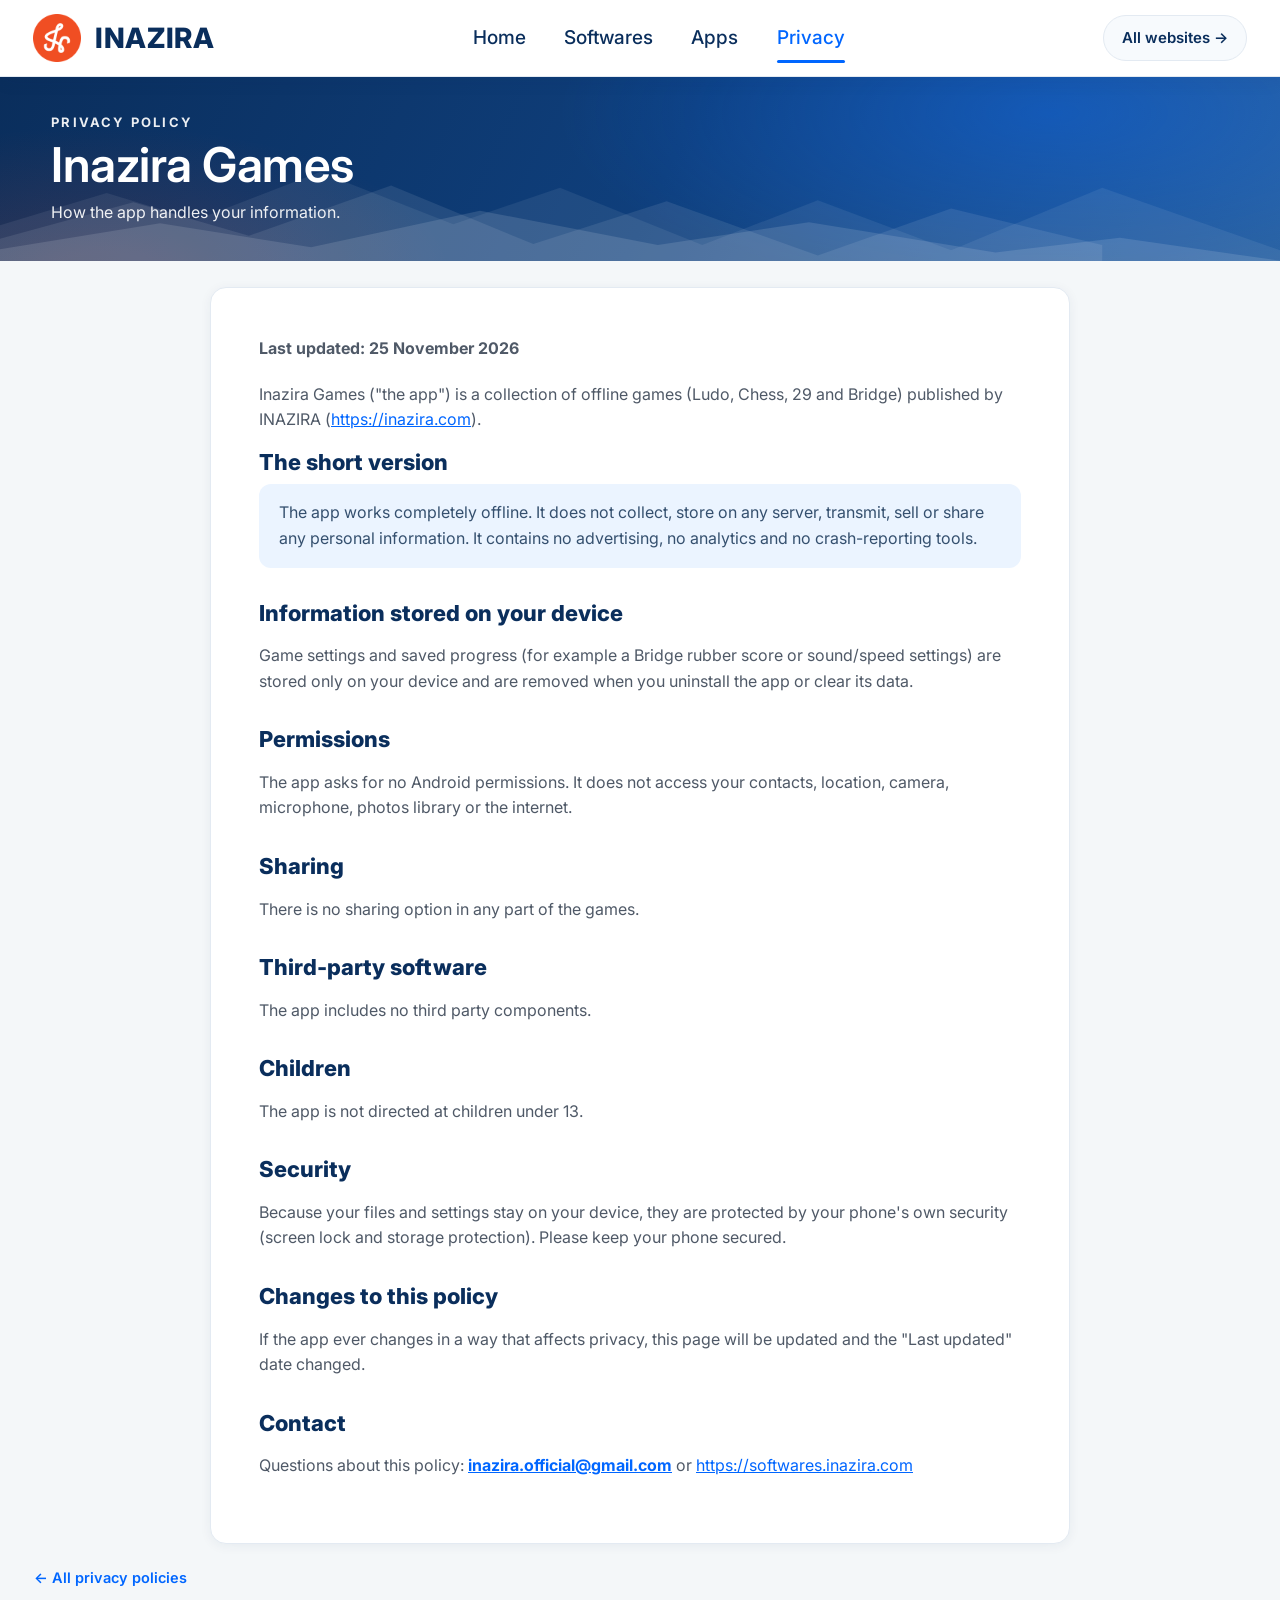
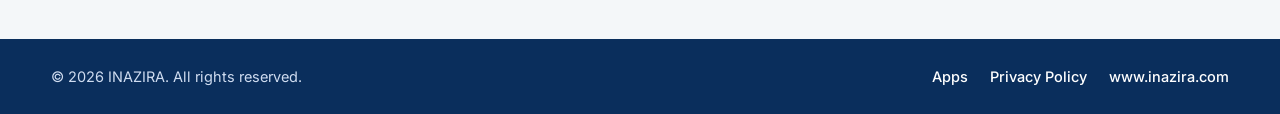
<file: privacy-games.html>
<!DOCTYPE html>
<html lang="en">
<head>
<meta charset="UTF-8">
<meta name="viewport" content="width=device-width, initial-scale=1.0">
<title>Privacy Policy — Inazira Games</title>
<meta name="description" content="Inazira Games. The app works offline and collects no personal information.">
<meta name="theme-color" content="#0a2e5c">
<link rel="icon" type="image/png" href="assets/favicon-64.png">
<link rel="preconnect" href="https://fonts.googleapis.com">
<link rel="preconnect" href="https://fonts.gstatic.com" crossorigin>
<link href="https://fonts.googleapis.com/css2?family=Inter:wght@400;500;600;700;800&family=Noto+Sans+Bengali:wght@500;700&display=swap" rel="stylesheet">
<link rel="stylesheet" href="site.css">
</head>
<body>

<header class="topbar">
  <div class="topbar-in">
    <a class="brand" href="https://www.inazira.com/" aria-label="INAZIRA home"><img src="assets/inazira-logo.png" alt=""><span>INAZIRA</span></a>
    <nav class="topnav" aria-label="Main">
      <a href="https://www.inazira.com/">Home</a>
      <a href="./">Softwares</a>
      <a href="apps.html">Apps</a>
      <a class="active" href="privacy.html">Privacy</a>
    </nav>
    <a class="allsites" href="https://www.inazira.com/">All websites →</a>
  </div>
</header>

<section class="hero">
  <svg class="mtn" viewBox="0 0 1440 220" preserveAspectRatio="none" aria-hidden="true">
    <path d="M0 220V150l120-62 100 52 140-92 150 100 120-70 160 110 130-86 150 96 170-120 200 120V220z" fill="rgba(255,255,255,0.07)"/>
    <path d="M0 220V176l150-70 130 64 160-96 160 112 150-82 170 104 150-90 170 70V220z" fill="rgba(255,255,255,0.09)"/>
    <path d="M0 220v-24l180-50 170 46 190-70 200 66 170-44 210 58 140-28 180 44V220z" fill="rgba(255,255,255,0.12)"/>
  </svg>
  <div class="hero-in">
    <div class="eyebrow">Privacy Policy</div>
    <h1>Inazira Games</h1>
    <p>How the app handles your information.</p>
  </div>
</section>

<main>
  <article class="doc">
    <p class="meta-line"><strong>Last updated: 25 November 2026</strong></p>
    <p>Inazira Games ("the app") is a collection of offline games (Ludo, Chess, 29 and Bridge) published by INAZIRA (<a href="https://inazira.com">https://inazira.com</a>).</p>

    <h2>The short version</h2>
    <div class="callout">The app works completely offline. It does not collect, store on any server, transmit, sell or share any personal information. It contains no advertising, no analytics and no crash-reporting tools.</div>

    <h2>Information stored on your device</h2>
    <p>Game settings and saved progress (for example a Bridge rubber score or sound/speed settings) are stored only on your device and are removed when you uninstall the app or clear its data.</p>

    <h2>Permissions</h2>
    <p>The app asks for no Android permissions. It does not access your contacts, location, camera, microphone, photos library or the internet.</p>

    <h2>Sharing</h2>
    <p>There is no sharing option in any part of the games.</p>

    <h2>Third-party software</h2>
    <p>The app includes no third party components.</p>

    <h2>Children</h2>
    <p>The app is not directed at children under 13.</p>

    <h2>Security</h2>
    <p>Because your files and settings stay on your device, they are protected by your phone's own security (screen lock and storage protection). Please keep your phone secured.</p>

    <h2>Changes to this policy</h2>
    <p>If the app ever changes in a way that affects privacy, this page will be updated and the "Last updated" date changed.</p>

    <h2>Contact</h2>
    <p>Questions about this policy: <a href="mailto:inazira.official@gmail.com"><strong>inazira.official@gmail.com</strong></a> or <a href="https://softwares.inazira.com">https://softwares.inazira.com</a></p>
  </article>

  <p class="crumb"><a href="privacy.html">← All privacy policies</a></p>
</main>

<footer>
  <div class="foot-in">
    <span id="year-line">&copy; INAZIRA. All rights reserved.</span>
    <span class="foot-links"><a href="apps.html">Apps</a><a href="privacy.html">Privacy Policy</a><a href="https://www.inazira.com/">www.inazira.com</a></span>
  </div>
</footer>
<script>document.getElementById('year-line').textContent = '\u00A9 ' + new Date().getFullYear() + ' INAZIRA. All rights reserved.';</script>
</body>
</html>
</file>
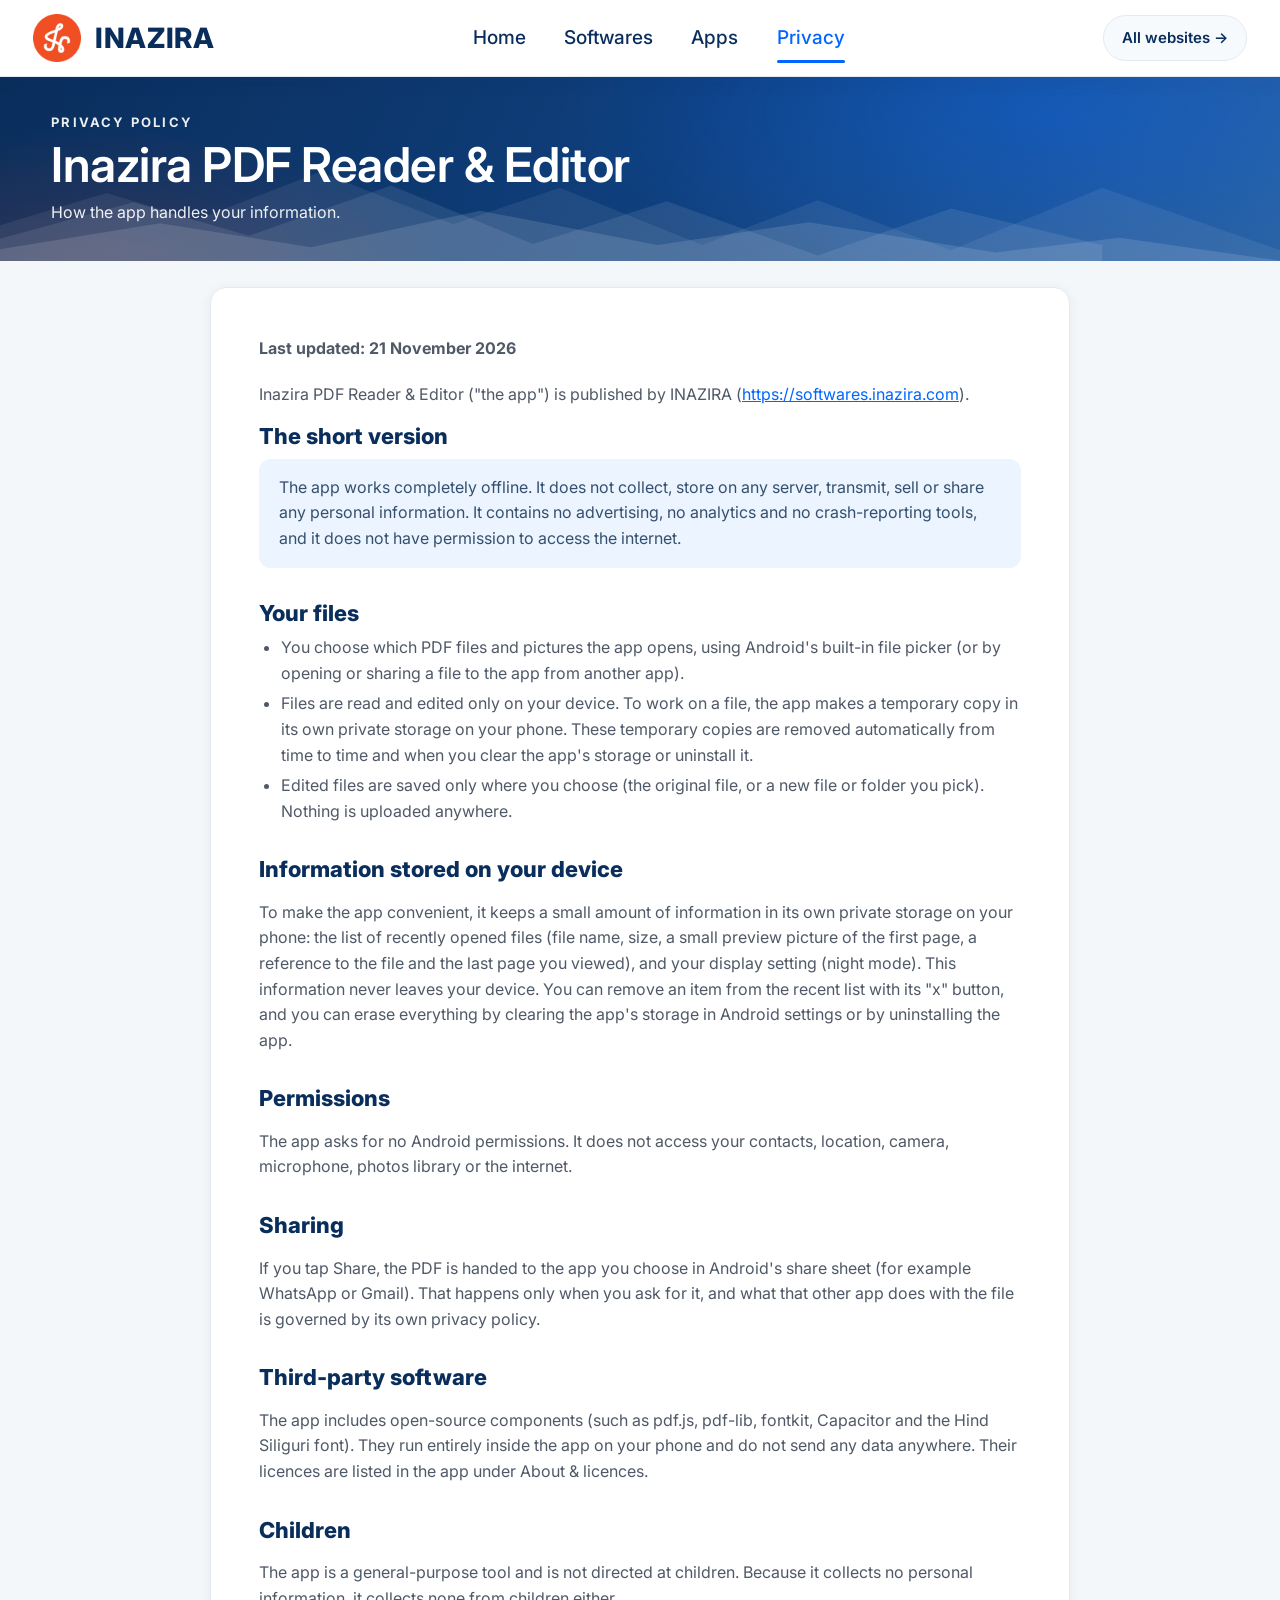
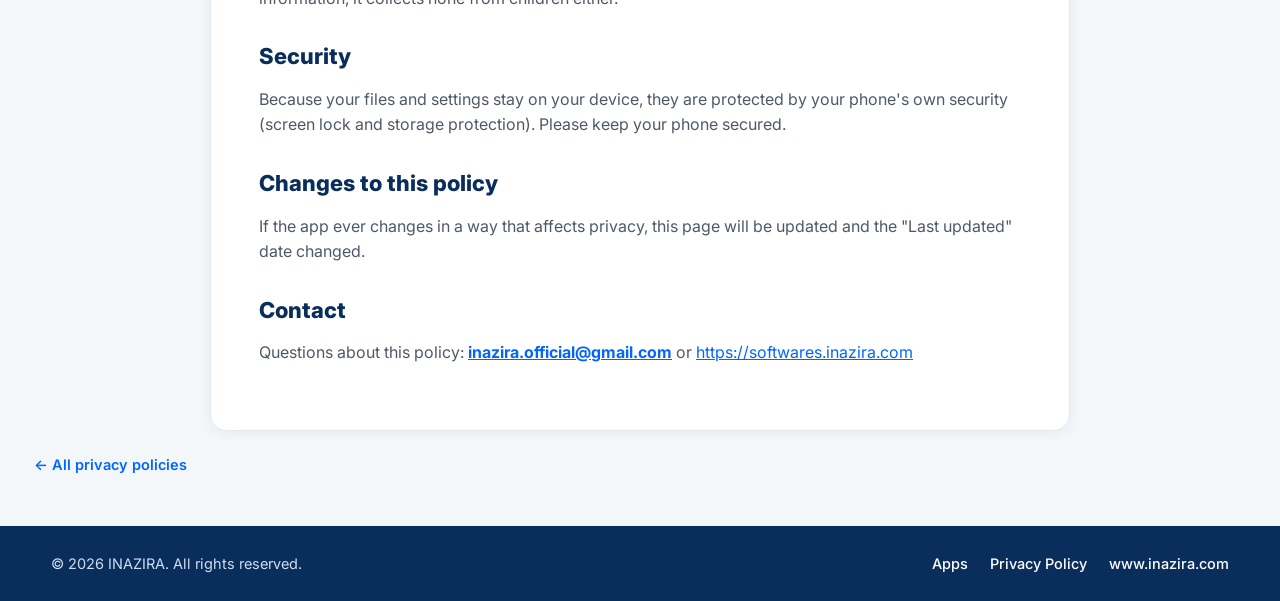
<file: privacy-pdf-reader-editor.html>
<!DOCTYPE html>
<html lang="en">
<head>
<meta charset="UTF-8">
<meta name="viewport" content="width=device-width, initial-scale=1.0">
<title>Privacy Policy — Inazira PDF Reader &amp; Editor</title>
<meta name="description" content="Privacy policy for Inazira PDF Reader &amp; Editor. The app works offline and collects no personal information.">
<meta name="theme-color" content="#0a2e5c">
<link rel="icon" type="image/png" href="assets/favicon-64.png">
<link rel="preconnect" href="https://fonts.googleapis.com">
<link rel="preconnect" href="https://fonts.gstatic.com" crossorigin>
<link href="https://fonts.googleapis.com/css2?family=Inter:wght@400;500;600;700;800&family=Noto+Sans+Bengali:wght@500;700&display=swap" rel="stylesheet">
<link rel="stylesheet" href="site.css">
</head>
<body>

<header class="topbar">
  <div class="topbar-in">
    <a class="brand" href="https://www.inazira.com/" aria-label="INAZIRA home"><img src="assets/inazira-logo.png" alt=""><span>INAZIRA</span></a>
    <nav class="topnav" aria-label="Main">
      <a href="https://www.inazira.com/">Home</a>
      <a href="./">Softwares</a>
      <a href="apps.html">Apps</a>
      <a class="active" href="privacy.html">Privacy</a>
    </nav>
    <a class="allsites" href="https://www.inazira.com/">All websites →</a>
  </div>
</header>

<section class="hero">
  <svg class="mtn" viewBox="0 0 1440 220" preserveAspectRatio="none" aria-hidden="true">
    <path d="M0 220V150l120-62 100 52 140-92 150 100 120-70 160 110 130-86 150 96 170-120 200 120V220z" fill="rgba(255,255,255,0.07)"/>
    <path d="M0 220V176l150-70 130 64 160-96 160 112 150-82 170 104 150-90 170 70V220z" fill="rgba(255,255,255,0.09)"/>
    <path d="M0 220v-24l180-50 170 46 190-70 200 66 170-44 210 58 140-28 180 44V220z" fill="rgba(255,255,255,0.12)"/>
  </svg>
  <div class="hero-in">
    <div class="eyebrow">Privacy Policy</div>
    <h1>Inazira PDF Reader &amp; Editor</h1>
    <p>How the app handles your information.</p>
  </div>
</section>

<main>
  <article class="doc">
    <p class="meta-line"><strong>Last updated: 21 November 2026</strong></p>
    <p>Inazira PDF Reader &amp; Editor ("the app") is published by INAZIRA (<a href="https://softwares.inazira.com">https://softwares.inazira.com</a>).</p>

    <h2>The short version</h2>
    <div class="callout">The app works completely offline. It does not collect, store on any server, transmit, sell or share any personal information. It contains no advertising, no analytics and no crash-reporting tools, and it does not have permission to access the internet.</div>

    <h2>Your files</h2>
    <ul>
      <li>You choose which PDF files and pictures the app opens, using Android's built-in file picker (or by opening or sharing a file to the app from another app).</li>
      <li>Files are read and edited only on your device. To work on a file, the app makes a temporary copy in its own private storage on your phone. These temporary copies are removed automatically from time to time and when you clear the app's storage or uninstall it.</li>
      <li>Edited files are saved only where you choose (the original file, or a new file or folder you pick). Nothing is uploaded anywhere.</li>
    </ul>

    <h2>Information stored on your device</h2>
    <p>To make the app convenient, it keeps a small amount of information in its own private storage on your phone: the list of recently opened files (file name, size, a small preview picture of the first page, a reference to the file and the last page you viewed), and your display setting (night mode). This information never leaves your device. You can remove an item from the recent list with its "x" button, and you can erase everything by clearing the app's storage in Android settings or by uninstalling the app.</p>

    <h2>Permissions</h2>
    <p>The app asks for no Android permissions. It does not access your contacts, location, camera, microphone, photos library or the internet.</p>

    <h2>Sharing</h2>
    <p>If you tap Share, the PDF is handed to the app you choose in Android's share sheet (for example WhatsApp or Gmail). That happens only when you ask for it, and what that other app does with the file is governed by its own privacy policy.</p>

    <h2>Third-party software</h2>
    <p>The app includes open-source components (such as pdf.js, pdf-lib, fontkit, Capacitor and the Hind Siliguri font). They run entirely inside the app on your phone and do not send any data anywhere. Their licences are listed in the app under About &amp; licences.</p>

    <h2>Children</h2>
    <p>The app is a general-purpose tool and is not directed at children. Because it collects no personal information, it collects none from children either.</p>

    <h2>Security</h2>
    <p>Because your files and settings stay on your device, they are protected by your phone's own security (screen lock and storage protection). Please keep your phone secured.</p>

    <h2>Changes to this policy</h2>
    <p>If the app ever changes in a way that affects privacy, this page will be updated and the "Last updated" date changed.</p>

    <h2>Contact</h2>
    <p>Questions about this policy: <a href="mailto:inazira.official@gmail.com"><strong>inazira.official@gmail.com</strong></a> or <a href="https://softwares.inazira.com">https://softwares.inazira.com</a></p>
  </article>

  <p class="crumb"><a href="privacy.html">← All privacy policies</a></p>
</main>

<footer>
  <div class="foot-in">
    <span id="year-line">&copy; INAZIRA. All rights reserved.</span>
    <span class="foot-links"><a href="apps.html">Apps</a><a href="privacy.html">Privacy Policy</a><a href="https://www.inazira.com/">www.inazira.com</a></span>
  </div>
</footer>
<script>document.getElementById('year-line').textContent = '\u00A9 ' + new Date().getFullYear() + ' INAZIRA. All rights reserved.';</script>
</body>
</html>
</file>
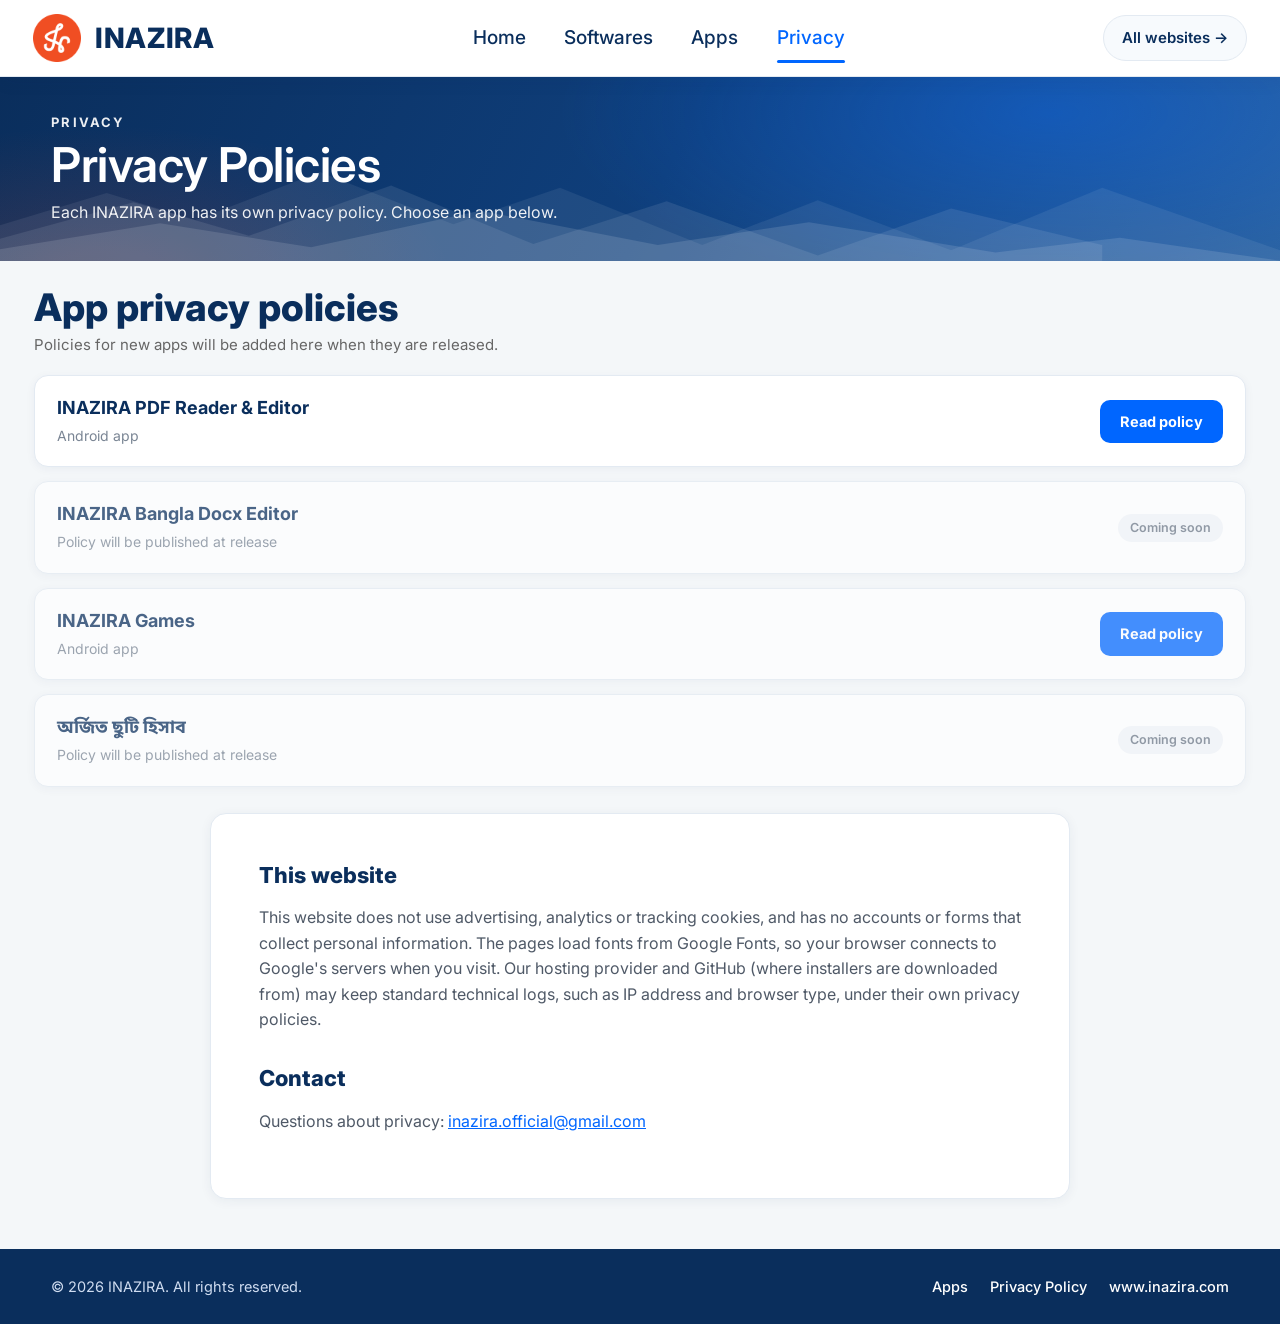
<file: privacy.html>
<!DOCTYPE html>
<html lang="en">
<head>
<meta charset="UTF-8">
<meta name="viewport" content="width=device-width, initial-scale=1.0">
<title>Privacy Policies — INAZIRA</title>
<meta name="description" content="Privacy policies for INAZIRA apps and softwares.">
<meta name="theme-color" content="#0a2e5c">
<link rel="icon" type="image/png" href="assets/favicon-64.png">
<link rel="preconnect" href="https://fonts.googleapis.com">
<link rel="preconnect" href="https://fonts.gstatic.com" crossorigin>
<link href="https://fonts.googleapis.com/css2?family=Inter:wght@400;500;600;700;800&family=Noto+Sans+Bengali:wght@500;700&display=swap" rel="stylesheet">
<link rel="stylesheet" href="site.css">
</head>
<body>

<header class="topbar">
  <div class="topbar-in">
    <a class="brand" href="https://www.inazira.com/" aria-label="INAZIRA home"><img src="assets/inazira-logo.png" alt=""><span>INAZIRA</span></a>
    <nav class="topnav" aria-label="Main">
      <a href="https://www.inazira.com/">Home</a>
      <a href="./">Softwares</a>
      <a href="apps.html">Apps</a>
      <a class="active" href="privacy.html">Privacy</a>
    </nav>
    <a class="allsites" href="https://www.inazira.com/">All websites →</a>
  </div>
</header>

<section class="hero">
  <svg class="mtn" viewBox="0 0 1440 220" preserveAspectRatio="none" aria-hidden="true">
    <path d="M0 220V150l120-62 100 52 140-92 150 100 120-70 160 110 130-86 150 96 170-120 200 120V220z" fill="rgba(255,255,255,0.07)"/>
    <path d="M0 220V176l150-70 130 64 160-96 160 112 150-82 170 104 150-90 170 70V220z" fill="rgba(255,255,255,0.09)"/>
    <path d="M0 220v-24l180-50 170 46 190-70 200 66 170-44 210 58 140-28 180 44V220z" fill="rgba(255,255,255,0.12)"/>
  </svg>
  <div class="hero-in">
    <div class="eyebrow">Privacy</div>
    <h1>Privacy Policies</h1>
    <p>Each INAZIRA app has its own privacy policy. Choose an app below.</p>
  </div>
</section>

<main>
  <div class="section-head">
    <div><h2>App privacy policies</h2><p>Policies for new apps will be added here when they are released.</p></div>
  </div>

  <div class="policy-list">
    <div class="policy-row">
      <div><b>INAZIRA PDF Reader &amp; Editor</b><span class="d">Android app</span></div>
      <a class="btn-sm" href="privacy-pdf-reader-editor.html">Read policy</a>
    </div>
    <div class="policy-row soon">
      <div><b>INAZIRA Bangla Docx Editor</b><span class="d">Policy will be published at release</span></div>
      <span class="status">Coming soon</span>
    </div>
    <div class="policy-row soon">
      <div><b>INAZIRA Games</b><span class="d">Android app</span></div>
      <a class="btn-sm" href="privacy-games.html">Read policy</a>
    </div>
    <div class="policy-row soon">
      <div><b>অর্জিত ছুটি হিসাব</b><span class="d">Policy will be published at release</span></div>
      <span class="status">Coming soon</span>
    </div>
  </div>

  <div class="doc">
    <h2>This website</h2>
    <p>This website does not use advertising, analytics or tracking cookies, and has no accounts or forms that collect personal information. The pages load fonts from Google Fonts, so your browser connects to Google's servers when you visit. Our hosting provider and GitHub (where installers are downloaded from) may keep standard technical logs, such as IP address and browser type, under their own privacy policies.</p>
    <h2>Contact</h2>
    <p>Questions about privacy: <a href="mailto:inazira.official@gmail.com">inazira.official@gmail.com</a></p>
  </div>
</main>

<footer>
  <div class="foot-in">
    <span id="year-line">&copy; INAZIRA. All rights reserved.</span>
    <span class="foot-links"><a href="apps.html">Apps</a><a href="privacy.html">Privacy Policy</a><a href="https://www.inazira.com/">www.inazira.com</a></span>
  </div>
</footer>
<script>document.getElementById('year-line').textContent = '\u00A9 ' + new Date().getFullYear() + ' INAZIRA. All rights reserved.';</script>
</body>
</html>
</file>
<file: site.css>
/* Shared styles for Apps + Privacy pages (index.html keeps its own inline styles) */
:root { --navy:#0a2e5c; --blue:#0066ff; --blue-dark:#0052cc; --blue-soft:#ebf4ff; --bg:#f4f7f9; --text:#666666; --orange:#f04e23; --line:#e3eaf2; }
* { box-sizing: border-box; }
html { scroll-behavior: smooth; }
body { margin:0; background:var(--bg); color:var(--text); font-family:'Inter','Noto Sans Bengali', system-ui, -apple-system, 'Segoe UI', Roboto, Arial, sans-serif; line-height:1.6; -webkit-font-smoothing:antialiased; }
a { color: var(--blue); } img { max-width: 100%; }

.topbar { position:sticky; top:0; z-index:50; background:#fff; box-shadow:0 1px 0 var(--line), 0 6px 18px rgba(10,46,92,0.05); }
.topbar-in { max-width:1760px; margin:0 auto; padding:0 clamp(16px, 2.6vw, 48px); height:76px; display:flex; align-items:center; justify-content:space-between; gap:20px; }
.brand { display:flex; align-items:center; gap:14px; text-decoration:none; }
.brand img { width:48px; height:48px; display:block; }
.brand span { font-weight:800; font-size:28px; letter-spacing:.6px; color:var(--navy); }
.topnav { display:flex; gap:clamp(18px, 3vw, 42px); }
.topnav a { position:relative; text-decoration:none; color:var(--navy); font-weight:500; font-size:19px; padding:6px 0; }
.topnav a:hover, .topnav a.active { color: var(--blue); }
.topnav a.active::after { content:""; position:absolute; left:0; right:0; bottom:-4px; height:3px; border-radius:3px; background:var(--blue); }
.allsites { text-decoration:none; color:var(--navy); font-weight:600; font-size:15px; border:1px solid var(--line); background:#f7fafd; border-radius:999px; padding:10px 18px; transition:all .15s; white-space:nowrap; }
.allsites:hover { color:#fff; background:var(--blue); border-color:var(--blue); }

.hero { position:relative; overflow:hidden; color:#fff; background:linear-gradient(115deg, #0a2e5c 0%, #0f3f7c 52%, #2c63a1 100%); }
.hero::before { content:""; position:absolute; inset:0; background:radial-gradient(700px 260px at 82% 20%, rgba(0,102,255,0.35), transparent 70%), radial-gradient(500px 220px at 8% 110%, rgba(240,78,35,0.18), transparent 70%); }
.mtn { position:absolute; left:0; right:0; bottom:-1px; width:100%; height:62%; display:block; }
.hero-in { position:relative; max-width:1760px; margin:0 auto; padding:clamp(22px, 4vh, 44px) clamp(16px, 4vw, 76px); }
.eyebrow { font-weight:700; font-size:13px; letter-spacing:2.2px; text-transform:uppercase; opacity:.92; }
.hero h1 { margin:6px 0 8px; font-weight:600; line-height:1.1; font-size:clamp(28px, 4vw, 48px); letter-spacing:-.5px; }
.hero p { margin:0; max-width:680px; font-size:clamp(14px, 1.25vw, 18px); opacity:.92; }

footer { background:var(--navy); color:#cfdcf0; margin-top:10px; }
.foot-in { max-width:1760px; margin:0 auto; padding:26px clamp(16px, 4vw, 76px); display:flex; align-items:center; justify-content:space-between; gap:16px; flex-wrap:wrap; font-size:14.5px; }
footer a { color:#fff; text-decoration:none; font-weight:500; } footer a:hover { text-decoration:underline; }
.foot-links { display:flex; gap:22px; flex-wrap:wrap; }

main { max-width:1260px; margin:0 auto; padding:0 24px 40px; }
.section-head { display:flex; align-items:flex-end; justify-content:space-between; gap:16px; margin:26px 0 18px; }
.section-head h2 { margin:0; color:var(--navy); font-weight:800; font-size:clamp(26px, 3.2vw, 38px); line-height:1.1; }
.section-head p { margin:4px 0 0; font-size:15px; }
.count { background:var(--blue-soft); color:#2080d9; font-weight:600; border-radius:999px; padding:9px 18px; font-size:15px; white-space:nowrap; }

/* ---- Apps grid: square boxes ---- */
.app-grid { display:grid; grid-template-columns:repeat(4, minmax(0, 1fr)); gap:24px; }
.app-box { position:relative; aspect-ratio:1 / 1; background:#fff; border:1px solid var(--line); border-radius:18px; box-shadow:0 2px 12px rgba(10,46,92,0.06); padding:clamp(16px, 2vw, 26px); display:flex; flex-direction:column; align-items:center; justify-content:center; text-align:center; gap:10px; transition:transform .2s ease, box-shadow .2s ease; overflow:hidden; }
.app-box:hover { transform:translateY(-4px); box-shadow:0 16px 38px rgba(10,46,92,0.14); }
.app-box::before { content:""; position:absolute; left:0; right:0; top:0; height:6px; background:var(--accent, var(--blue)); }
.app-icon { width:30%; min-width:64px; aspect-ratio:1/1; border-radius:20px; background:var(--accent-soft, var(--blue-soft)); color:var(--accent, var(--blue)); display:flex; align-items:center; justify-content:center; font-weight:800; font-size:clamp(26px, 3vw, 38px); overflow:hidden; }
.app-icon img { width:82%; height:82%; object-fit:contain; display:block; }
.app-icon.full img { width:100%; height:100%; object-fit:cover; }
.app-box h3 { margin:0; color:var(--navy); font-weight:800; font-size:clamp(16px, 1.55vw, 20px); line-height:1.25; }
.app-box .sub { font-size:13.5px; color:#7a8594; margin:0; }
.status { font-size:12.5px; font-weight:600; border-radius:999px; padding:4px 12px; background:#f1f4f8; color:#6b7686; }
.status.live { background:#e8f7ee; color:#1c7a3e; }
.app-links { display:flex; gap:14px; flex-wrap:wrap; justify-content:center; font-size:13.5px; font-weight:600; }
.app-links a { text-decoration:none; } .app-links a:hover { text-decoration:underline; }
.accent-blue { --accent:#0066ff; --accent-soft:#ebf4ff; }
.accent-orange { --accent:#f04e23; --accent-soft:#fff1ec; }
.accent-green { --accent:#16a34a; --accent-soft:#e8f7ee; }
.accent-purple { --accent:#7c3aed; --accent-soft:#f3edff; }
.accent-teal { --accent:#0d9488; --accent-soft:#e6f7f5; }
.coming { text-align:center; margin-top:26px; color:#8a96a6; font-size:14.5px; }

/* ---- Privacy hub list ---- */
.policy-list { display:grid; gap:14px; }
.policy-row { display:flex; align-items:center; justify-content:space-between; gap:16px; background:#fff; border:1px solid var(--line); border-radius:14px; padding:18px 22px; box-shadow:0 2px 10px rgba(10,46,92,0.05); }
.policy-row b { color:var(--navy); font-size:18px; display:block; }
.policy-row span.d { font-size:14px; color:#7a8594; }
.policy-row.soon { opacity:.72; }
.btn-sm { display:inline-block; background:var(--blue); color:#fff !important; text-decoration:none; font-weight:700; font-size:14.5px; padding:10px 20px; border-radius:10px; white-space:nowrap; }
.btn-sm:hover { background:var(--blue-dark); }

/* ---- Policy document ---- */
.doc { max-width:860px; margin:26px auto 0; background:#fff; border:1px solid var(--line); border-radius:16px; padding:clamp(22px, 4vw, 48px); box-shadow:0 2px 12px rgba(10,46,92,0.06); }
.doc h2 { color:var(--navy); font-size:22px; font-weight:800; margin:32px 0 8px; line-height:1.25; }
.doc h2:first-of-type { margin-top:0; }
.doc p, .doc li { font-size:16px; color:#4f5967; }
.doc ul { padding-left:22px; margin:8px 0; } .doc li { margin:5px 0; }
.doc b { color:var(--navy); }
.callout { background:var(--blue-soft); border-radius:12px; padding:16px 20px; margin:0 0 8px; color:#35506f; font-size:16px; }
.callout b { color:var(--navy); }
.meta-line { font-size:14px; color:#7a8594; margin:0 0 20px; }
.crumb { margin:22px 0 0; font-size:14.5px; } .crumb a { text-decoration:none; font-weight:600; }

@media (max-width:1100px) { .app-grid { grid-template-columns:repeat(2, minmax(0, 1fr)); } }
@media (max-width:900px) { .topbar-in { height:auto; flex-wrap:wrap; padding-top:10px; padding-bottom:10px; } .topnav { order:3; width:100%; gap:22px; overflow-x:auto; } .topnav a { font-size:16px; } .topnav a.active::after { bottom:-2px; } }
@media (max-width:560px) { .brand span { font-size:22px; } .allsites { padding:8px 12px; font-size:13.5px; } .app-grid { gap:14px; } .policy-row { flex-direction:column; align-items:flex-start; } }
@media (prefers-reduced-motion:reduce) { * { transition:none !important; } }
</file>
